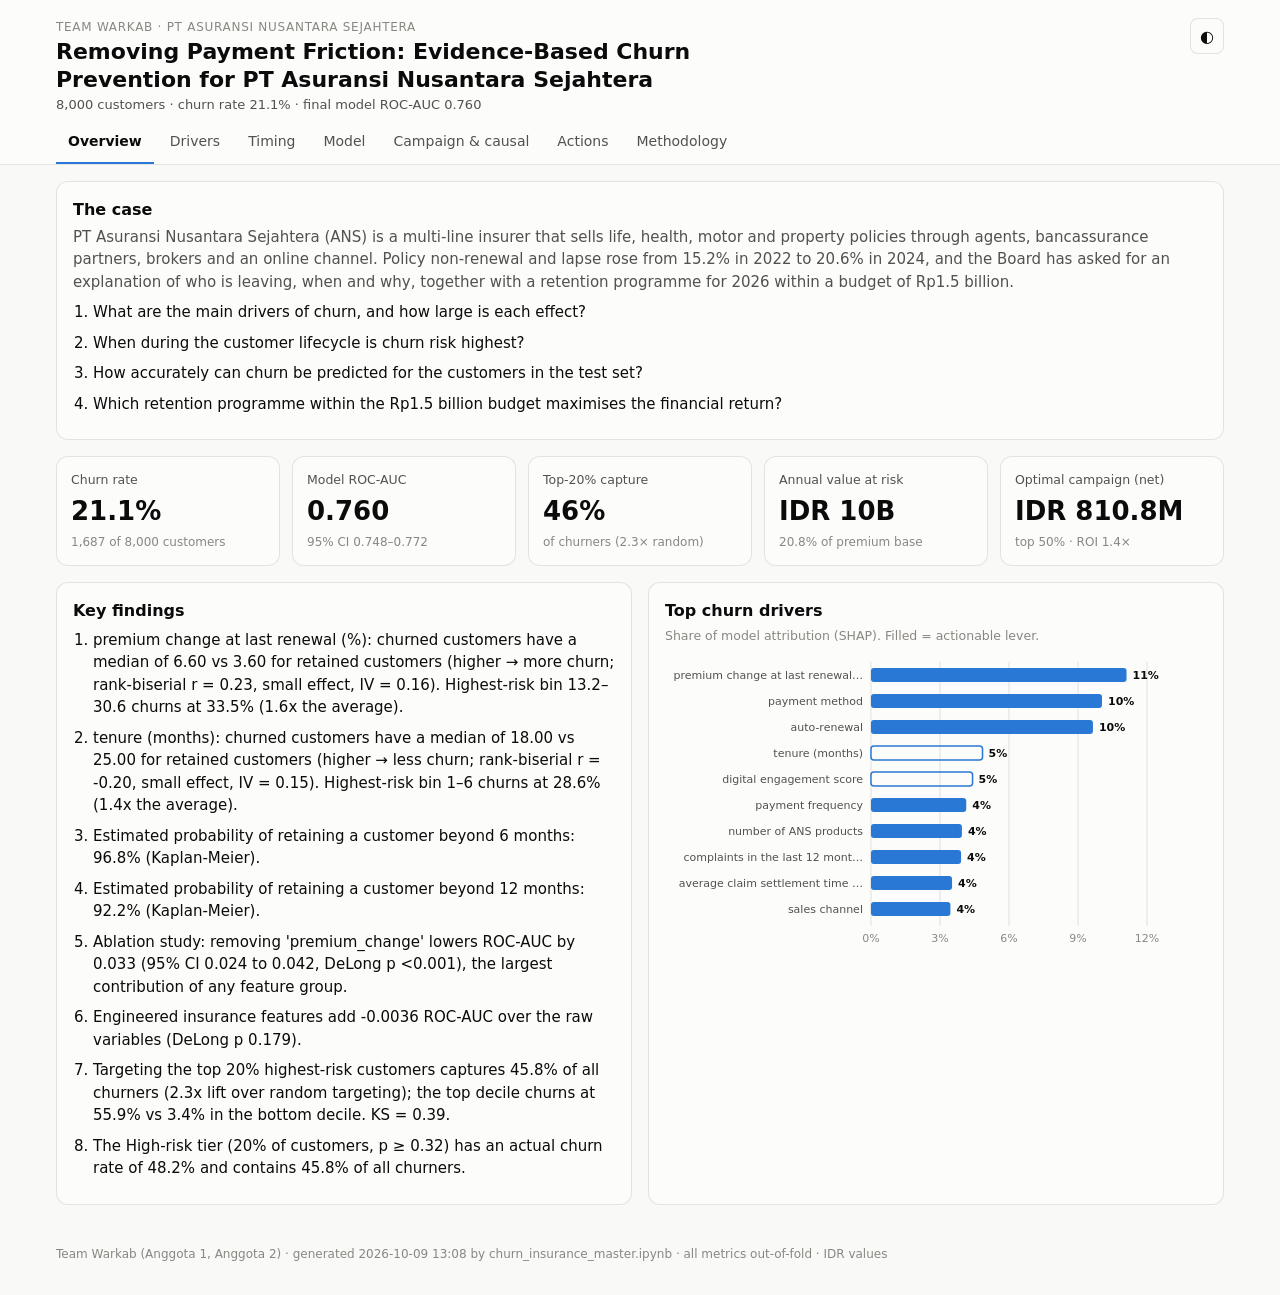
<file: QA/demo_warkab/dashboard/index.html>
<!doctype html>
<html lang="en">
<head>
<meta charset="utf-8">
<meta name="viewport" content="width=device-width, initial-scale=1">
<title>Churn Retention Dashboard</title>
<link rel="stylesheet" href="style.css">
</head>
<body>
<header class="top">
  <div class="top-inner">
    <div>
      <p class="eyebrow" id="eyebrow"></p>
      <h1 id="title">Customer Churn &amp; Retention</h1>
      <p class="sub" id="subtitle"></p>
    </div>
    <button class="theme-btn" id="themeBtn" type="button" aria-label="Toggle dark mode">◐</button>
  </div>
</header>
<nav class="tabs-bar" aria-label="Sections"><div class="tabs" id="tabs" role="tablist"></div></nav>

<main>
  <section id="overview" class="panel">
    <div class="card" id="contextCard" hidden><h2>The case</h2><p id="caseContext" class="ctx"></p><ol id="caseQuestions" class="findings"></ol></div>
    <div class="kpis" id="kpis"></div>
    <div class="grid2">
      <div class="card"><h2>Key findings</h2><ol id="findings" class="findings"></ol></div>
      <div class="card"><h2>Top churn drivers</h2><p class="note">Share of model attribution (SHAP). Filled = actionable lever.</p><div id="driverShare"></div></div>
    </div>
  </section>

  <section id="drivers" class="panel">
    <div class="card">
      <div class="card-head"><h2>Churn rate by driver</h2>
        <label class="ctl">Driver <select id="driverSel"></select></label></div>
      <p class="note">Bars: churn rate per group with 95% CI. Dashed line: overall churn rate.</p>
      <div id="driverChart"></div>
    </div>
    <div class="card"><h2>Evidence matrix</h2><p class="note">A driver is robust when several independent methods agree.</p><div id="evidenceTable" class="tablewrap"></div></div>
    <div class="card"><h2>High-risk segments (decision tree)</h2><div id="segTable" class="tablewrap"></div></div>
  </section>

  <section id="timing" class="panel">
    <div class="grid2">
      <div class="card"><h2>Survival by predicted risk tier</h2><p class="note">Share of customers still active by tenure.</p><div id="kmChart"></div></div>
      <div class="card"><h2>When customers leave</h2><p class="note">Churn hazard by tenure interval.</p><div id="hazardChart"></div></div>
    </div>
  </section>

  <section id="model" class="panel">
    <div class="grid2">
      <div class="card"><h2>Targeting efficiency</h2><p class="note">Cumulative share of churners captured when contacting the highest-risk customers first.</p><div id="gainsChart"></div></div>
      <div class="card"><h2>Model comparison</h2><p class="note">Out-of-fold ROC-AUC with 95% DeLong CI.</p><div id="modelChart"></div></div>
    </div>
    <div class="card"><h2>All models</h2><div id="modelTable" class="tablewrap"></div></div>
  </section>

  <section id="campaign" class="panel">
    <div class="card">
      <div class="card-head"><h2>Retention campaign simulator</h2></div>
      <p class="note">Customers ranked by expected loss (churn probability × value). Move the sliders to test your own assumptions.</p>
      <div class="sliders">
        <label class="ctl">Success rate <input type="range" id="sSucc" min="0.05" max="0.8" step="0.01"><output id="oSucc"></output></label>
        <label class="ctl">Cost per contact <input type="range" id="sCost" min="0" step="1"><output id="oCost"></output></label>
      </div>
      <div class="kpis small" id="campKpis"></div>
      <div id="campChart"></div>
    </div>
    <div class="card"><h2>What works? Causal effect estimates</h2><p class="note">Doubly robust (AIPW) change in churn probability if customers move to the favourable condition; 95% CI.</p><div id="causalChart"></div></div>
  </section>

  <section id="actions" class="panel">
    <div class="card"><h2>Recommendations</h2><div id="recTable" class="tablewrap"></div></div>
    <div class="card"><h2>Churn personas</h2><div id="personaTable" class="tablewrap"></div></div>
    <div class="card">
      <div class="card-head"><h2>Customer action list</h2>
        <label class="ctl">Search <input type="search" id="custSearch" placeholder="ID, tier, quadrant…"></label></div>
      <p class="note" id="custNote"></p>
      <div id="custTable" class="tablewrap tall"></div>
    </div>
  </section>

  <section id="method" class="panel">
    <div class="card"><h2>Methodology &amp; architecture</h2><div id="gallery" class="gallery"></div></div>
  </section>
</main>
<footer class="foot" id="foot"></footer>
<div class="tip" id="tip" role="tooltip" hidden></div>
<script src="data.js"></script>
<script src="app.js"></script>
</body>
</html>
</file>
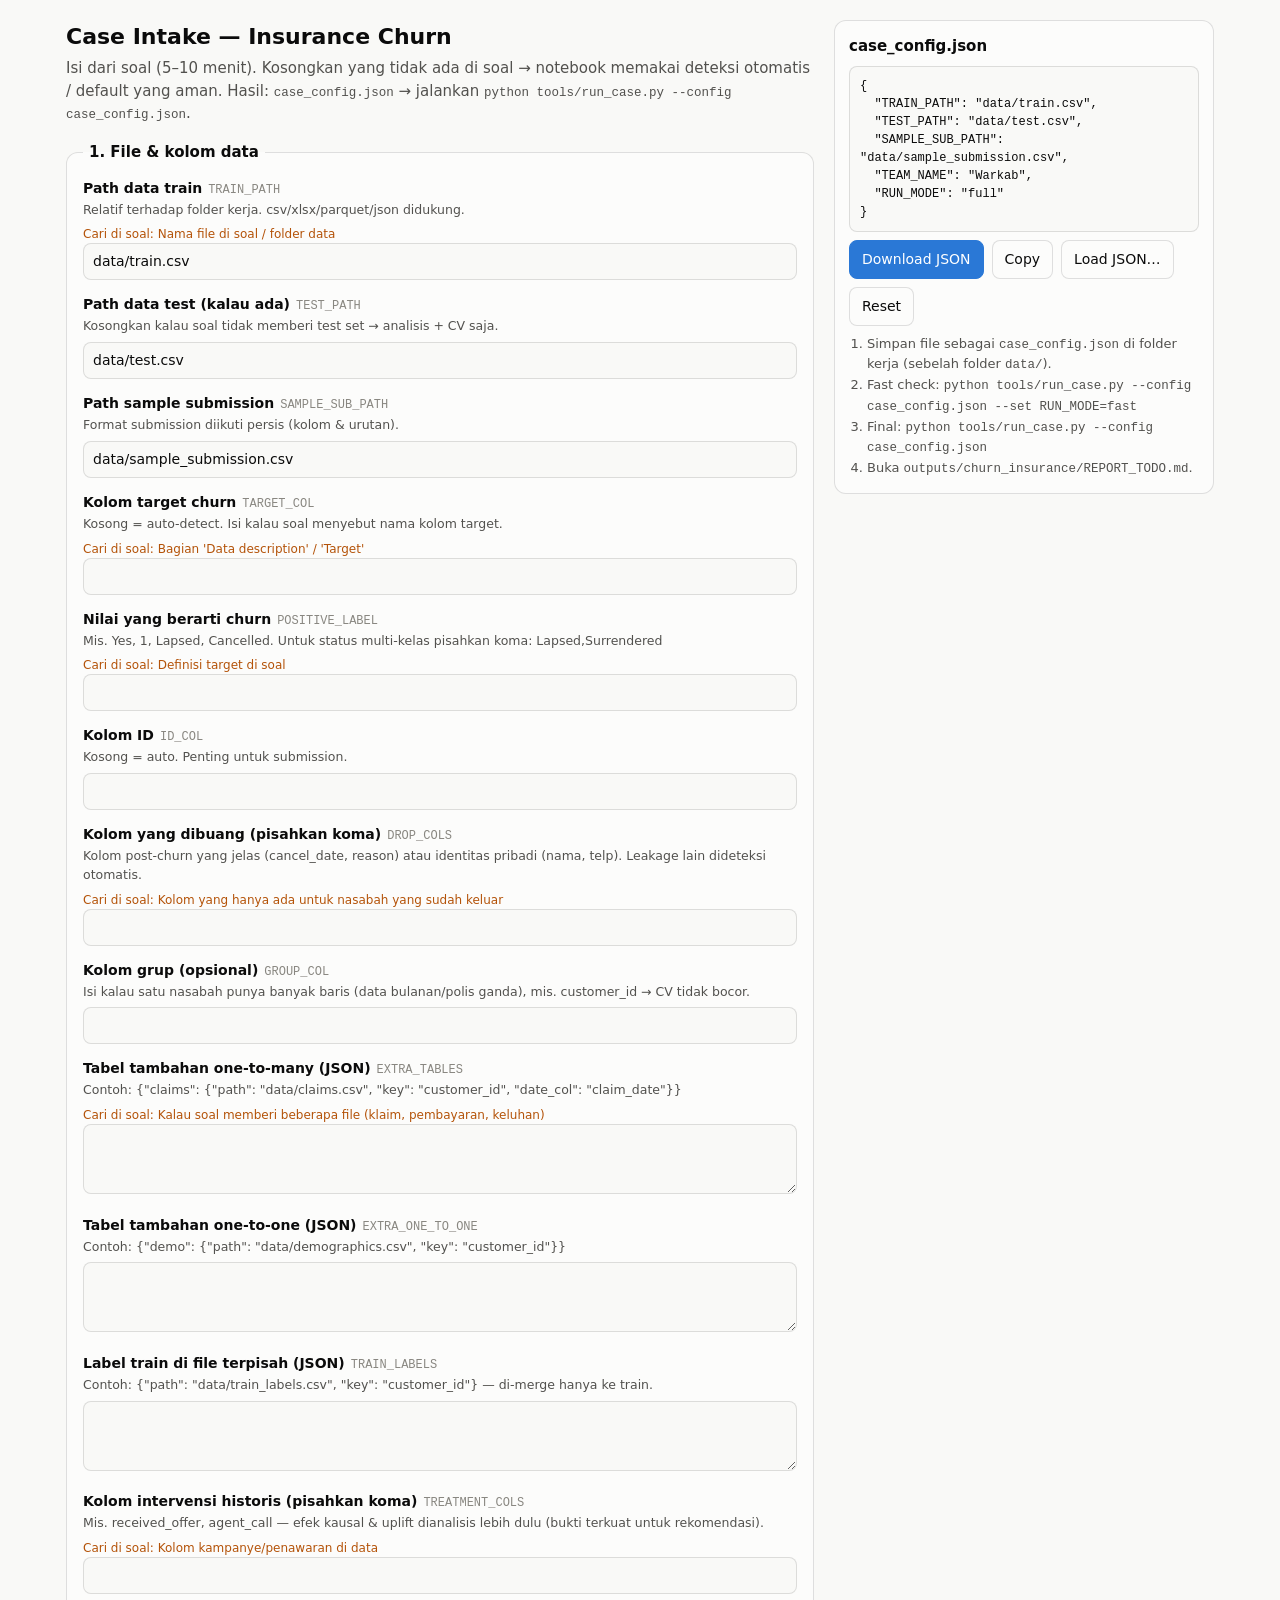
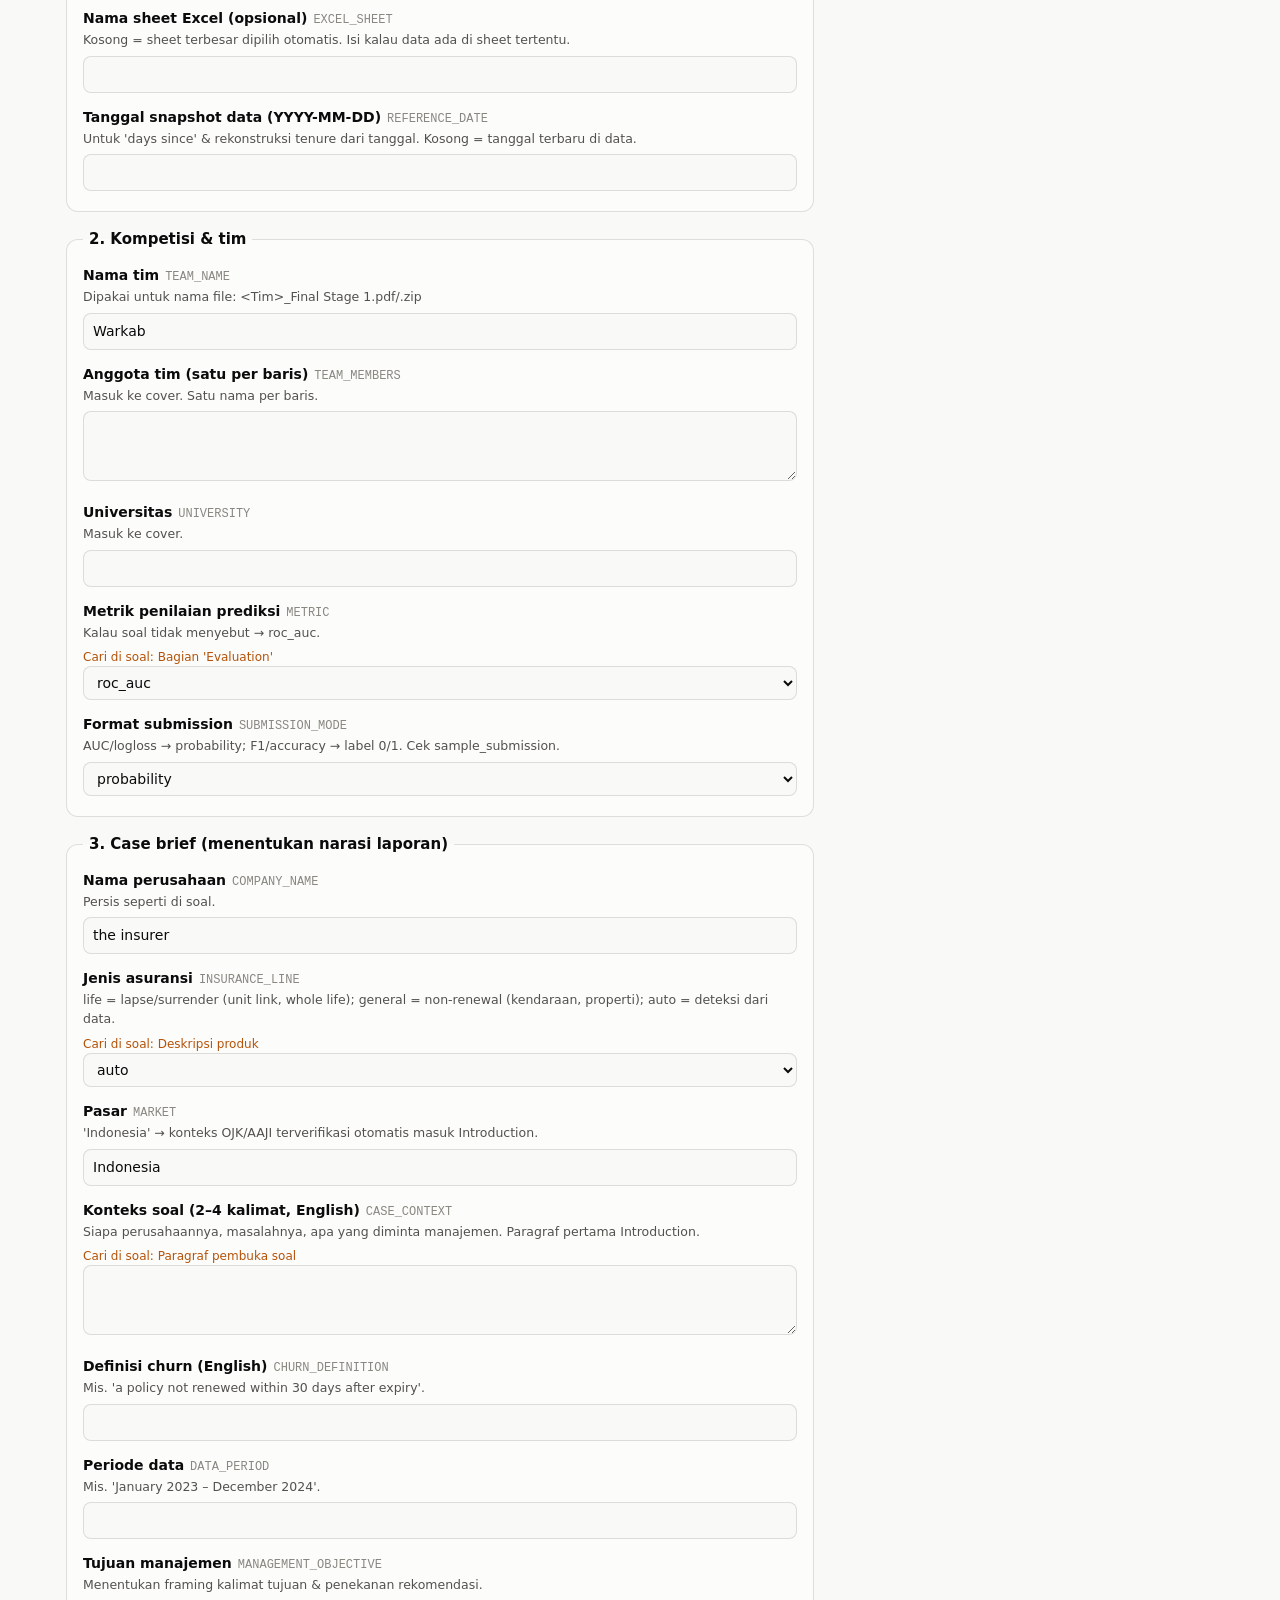
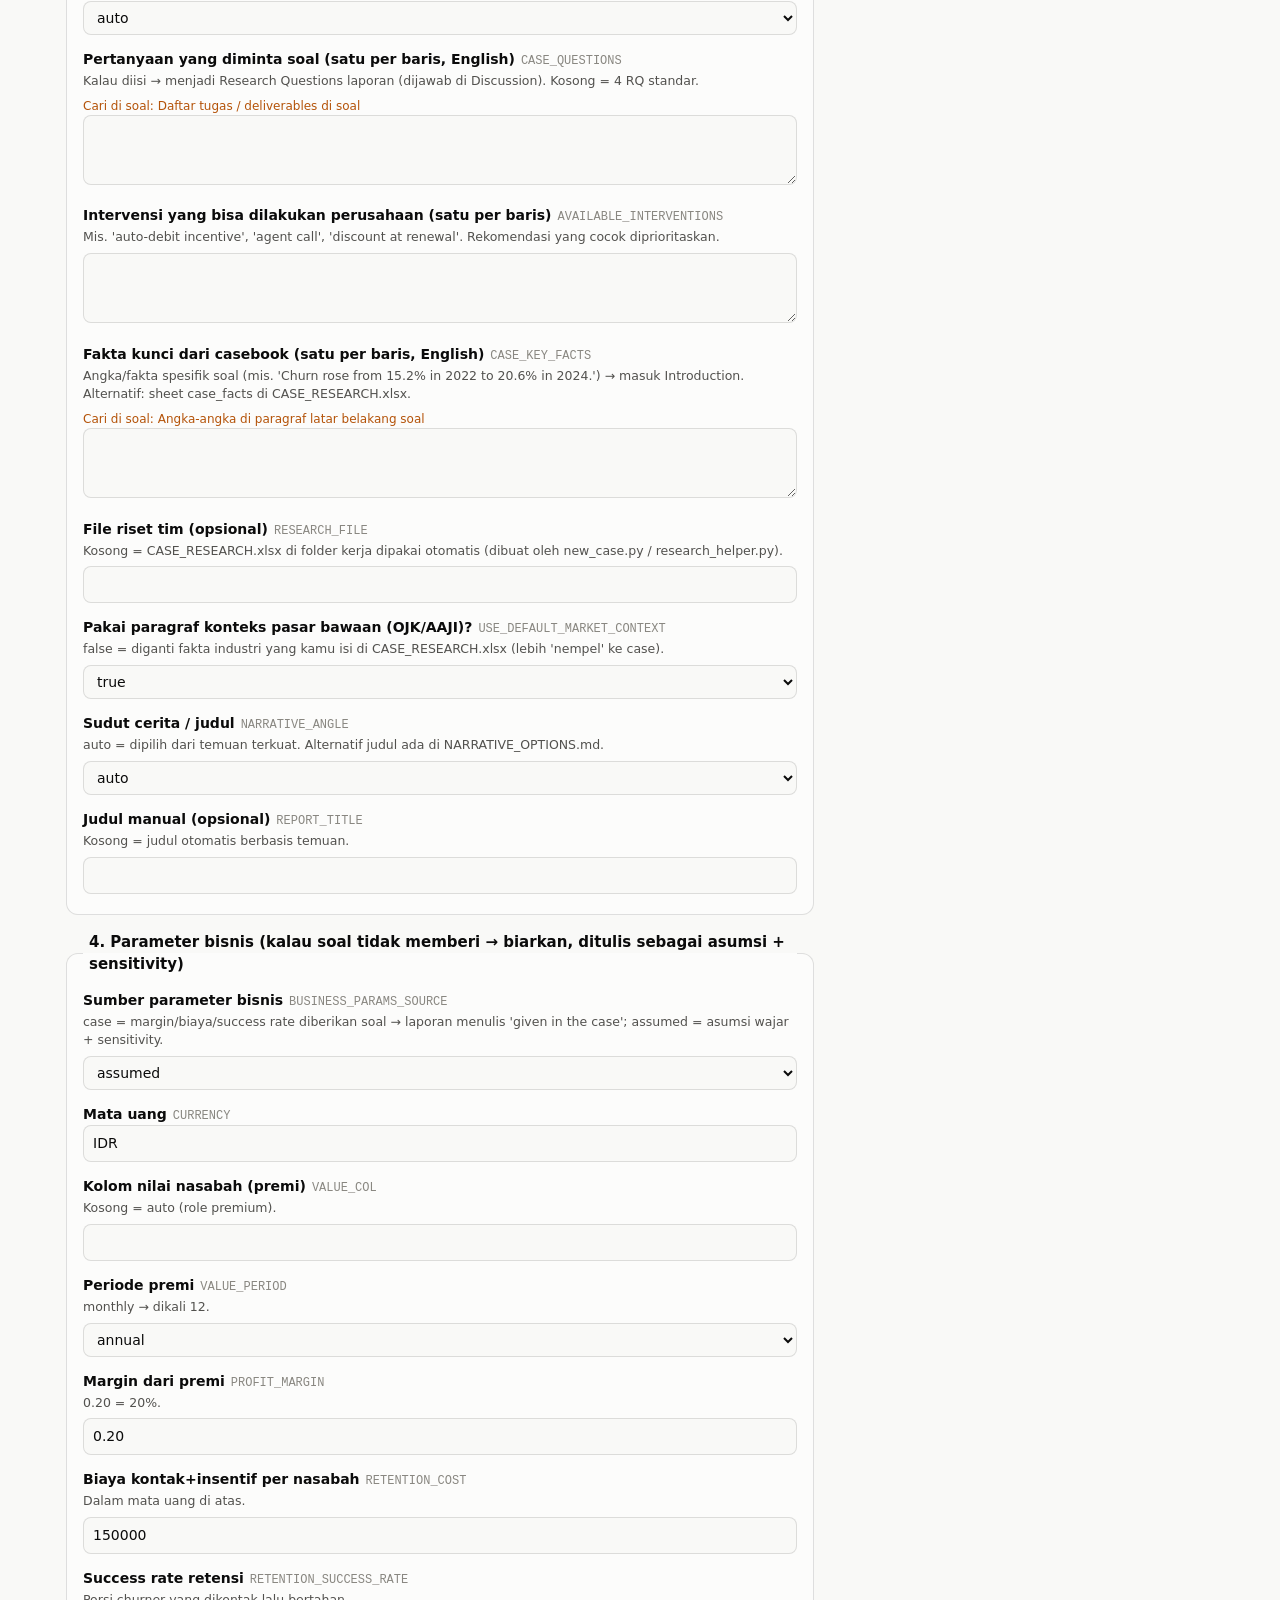
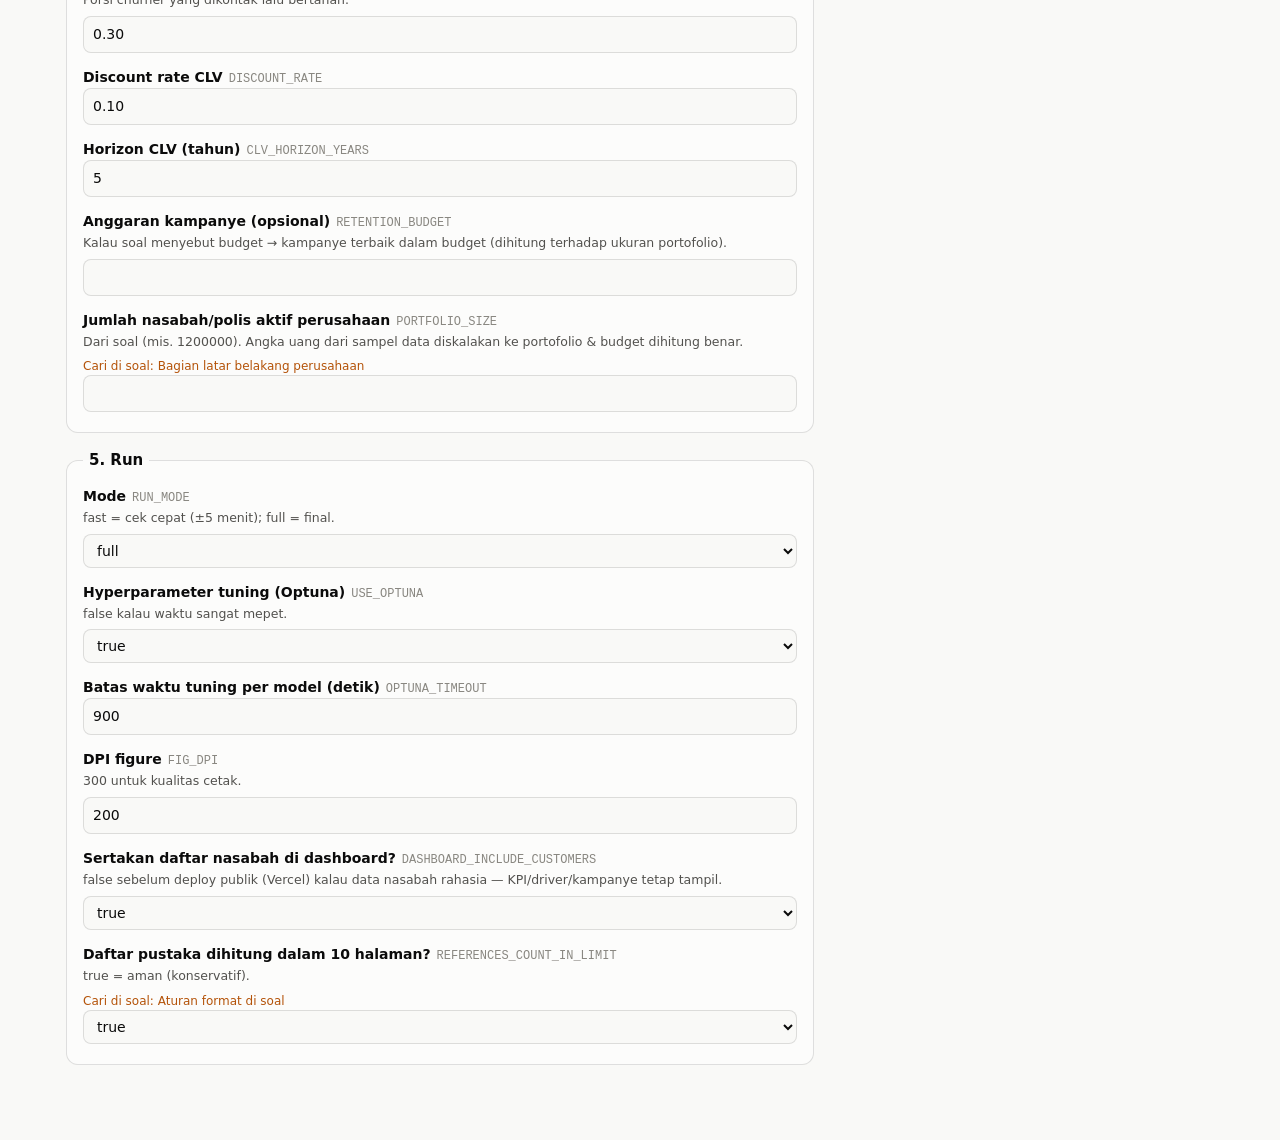
<file: tools/CASE_INTAKE.html>
<!doctype html>
<html lang="id">
<head>
<meta charset="utf-8">
<meta name="viewport" content="width=device-width, initial-scale=1">
<title>Case Intake</title>
<style>
:root { color-scheme: light; --page:#f9f9f7; --surface:#fcfcfb; --ink:#0b0b0b; --ink2:#52514e; --muted:#898781; --ring:rgba(11,11,11,.12); --accent:#2a78d6; --warn:#b45309; }
@media (prefers-color-scheme: dark) { :root:where(:not([data-theme="light"])) { color-scheme: dark; --page:#0d0d0d; --surface:#1a1a19; --ink:#fff; --ink2:#c3c2b7; --muted:#898781; --ring:rgba(255,255,255,.12); --accent:#3987e5; --warn:#f59e0b; } }
:root[data-theme="dark"] { color-scheme: dark; --page:#0d0d0d; --surface:#1a1a19; --ink:#fff; --ink2:#c3c2b7; --muted:#898781; --ring:rgba(255,255,255,.12); --accent:#3987e5; --warn:#f59e0b; }
* { box-sizing: border-box; }
body { margin:0; background:var(--page); color:var(--ink); font:15px/1.5 system-ui,-apple-system,"Segoe UI",sans-serif; }
.wrap { max-width:1180px; margin:0 auto; padding:20px 16px 60px; display:grid; grid-template-columns:minmax(0,1fr) 380px; gap:20px; }
@media (max-width:900px) { .wrap { grid-template-columns:1fr; } }
h1 { font-size:22px; margin:0 0 4px; } .lead { color:var(--ink2); margin:0 0 16px; }
fieldset { border:1px solid var(--ring); border-radius:12px; background:var(--surface); padding:14px 16px 6px; margin:0 0 16px; }
legend { font-weight:650; padding:0 6px; }
.f { margin-bottom:14px; }
.f label { display:block; font-weight:600; font-size:14px; }
.f .key { font-family:ui-monospace,Consolas,monospace; font-size:12px; color:var(--muted); font-weight:400; margin-left:6px; }
.f .help { color:var(--ink2); font-size:12.5px; margin:2px 0 6px; }
.f .where { color:var(--warn); font-size:12px; }
input[type=text], input[type=number], select, textarea { width:100%; font:inherit; font-size:14px; padding:7px 9px; border-radius:8px; border:1px solid var(--ring); background:var(--page); color:var(--ink); }
textarea { min-height:70px; resize:vertical; }
.row2 { display:grid; grid-template-columns:1fr 1fr; gap:12px; }
@media (max-width:600px) { .row2 { grid-template-columns:1fr; } }
aside { position:sticky; top:16px; align-self:start; }
.card { border:1px solid var(--ring); border-radius:12px; background:var(--surface); padding:14px; }
pre { margin:8px 0; max-height:55vh; overflow:auto; font-size:12px; background:var(--page); padding:10px; border-radius:8px; border:1px solid var(--ring); white-space:pre-wrap; word-break:break-word; }
button { font:inherit; font-size:14px; border-radius:8px; border:1px solid var(--ring); background:var(--surface); color:var(--ink); padding:8px 12px; cursor:pointer; }
button.primary { background:var(--accent); color:#fff; border-color:var(--accent); }
.btns { display:flex; gap:8px; flex-wrap:wrap; }
.steps { font-size:13px; color:var(--ink2); padding-left:18px; margin:8px 0 0; }
code { font-family:ui-monospace,Consolas,monospace; font-size:12.5px; overflow-wrap:anywhere; }
html, body { overflow-x:hidden; }
</style>
</head>
<body>
<div class="wrap">
<main>
  <h1>Case Intake — Insurance Churn</h1>
  <p class="lead">Isi dari soal (5–10 menit). Kosongkan yang tidak ada di soal → notebook memakai deteksi otomatis / default yang aman.
  Hasil: <code>case_config.json</code> → jalankan <code>python tools/run_case.py --config case_config.json</code>.</p>
  <form id="form"></form>
</main>
<aside>
  <div class="card">
    <strong>case_config.json</strong>
    <pre id="out"></pre>
    <div class="btns">
      <button class="primary" type="button" id="dl">Download JSON</button>
      <button type="button" id="cp">Copy</button>
      <label><button type="button" id="ldBtn">Load JSON…</button><input type="file" id="ld" accept=".json" hidden></label>
      <button type="button" id="rs">Reset</button>
    </div>
    <ol class="steps">
      <li>Simpan file sebagai <code>case_config.json</code> di folder kerja (sebelah folder <code>data/</code>).</li>
      <li>Fast check: <code>python tools/run_case.py --config case_config.json --set RUN_MODE=fast</code></li>
      <li>Final: <code>python tools/run_case.py --config case_config.json</code></li>
      <li>Buka <code>outputs/churn_insurance/REPORT_TODO.md</code>.</li>
    </ol>
  </div>
</aside>
</div>
<script>
const SECTIONS = [
 ["1. File & kolom data", [
  ["TRAIN_PATH","Path data train","text","data/train.csv","Relatif terhadap folder kerja. csv/xlsx/parquet/json didukung.","Nama file di soal / folder data"],
  ["TEST_PATH","Path data test (kalau ada)","text","data/test.csv","Kosongkan kalau soal tidak memberi test set → analisis + CV saja.",""],
  ["SAMPLE_SUB_PATH","Path sample submission","text","data/sample_submission.csv","Format submission diikuti persis (kolom & urutan).",""],
  ["TARGET_COL","Kolom target churn","text","","Kosong = auto-detect. Isi kalau soal menyebut nama kolom target.","Bagian 'Data description' / 'Target'"],
  ["POSITIVE_LABEL","Nilai yang berarti churn","text","","Mis. Yes, 1, Lapsed, Cancelled. Untuk status multi-kelas pisahkan koma: Lapsed,Surrendered","Definisi target di soal"],
  ["ID_COL","Kolom ID","text","","Kosong = auto. Penting untuk submission.",""],
  ["DROP_COLS","Kolom yang dibuang (pisahkan koma)","list","","Kolom post-churn yang jelas (cancel_date, reason) atau identitas pribadi (nama, telp). Leakage lain dideteksi otomatis.","Kolom yang hanya ada untuk nasabah yang sudah keluar"],
  ["GROUP_COL","Kolom grup (opsional)","text","","Isi kalau satu nasabah punya banyak baris (data bulanan/polis ganda), mis. customer_id → CV tidak bocor.",""],
  ["EXTRA_TABLES","Tabel tambahan one-to-many (JSON)","json","","Contoh: {\"claims\": {\"path\": \"data/claims.csv\", \"key\": \"customer_id\", \"date_col\": \"claim_date\"}}","Kalau soal memberi beberapa file (klaim, pembayaran, keluhan)"],
  ["EXTRA_ONE_TO_ONE","Tabel tambahan one-to-one (JSON)","json","","Contoh: {\"demo\": {\"path\": \"data/demographics.csv\", \"key\": \"customer_id\"}}",""],
  ["TRAIN_LABELS","Label train di file terpisah (JSON)","json","","Contoh: {\"path\": \"data/train_labels.csv\", \"key\": \"customer_id\"} — di-merge hanya ke train.",""],
  ["TREATMENT_COLS","Kolom intervensi historis (pisahkan koma)","list","","Mis. received_offer, agent_call — efek kausal & uplift dianalisis lebih dulu (bukti terkuat untuk rekomendasi).","Kolom kampanye/penawaran di data"],
  ["EXCEL_SHEET","Nama sheet Excel (opsional)","text","","Kosong = sheet terbesar dipilih otomatis. Isi kalau data ada di sheet tertentu.",""],
  ["REFERENCE_DATE","Tanggal snapshot data (YYYY-MM-DD)","text","","Untuk 'days since' & rekonstruksi tenure dari tanggal. Kosong = tanggal terbaru di data.",""],
 ]],
 ["2. Kompetisi & tim", [
  ["TEAM_NAME","Nama tim","text","Warkab","Dipakai untuk nama file: <Tim>_Final Stage 1.pdf/.zip",""],
  ["TEAM_MEMBERS","Anggota tim (satu per baris)","lines","","Masuk ke cover. Satu nama per baris.",""],
  ["UNIVERSITY","Universitas","text","","Masuk ke cover.",""],
  ["METRIC","Metrik penilaian prediksi","select:roc_auc,pr_auc,f1,f2,accuracy,balanced_accuracy,recall,precision,logloss,brier,mcc,kappa,gini","roc_auc","Kalau soal tidak menyebut → roc_auc.","Bagian 'Evaluation'"],
  ["SUBMISSION_MODE","Format submission","select:probability,label","probability","AUC/logloss → probability; F1/accuracy → label 0/1. Cek sample_submission.",""],
 ]],
 ["3. Case brief (menentukan narasi laporan)", [
  ["COMPANY_NAME","Nama perusahaan","text","the insurer","Persis seperti di soal.",""],
  ["INSURANCE_LINE","Jenis asuransi","select:auto,life,general,health","auto","life = lapse/surrender (unit link, whole life); general = non-renewal (kendaraan, properti); auto = deteksi dari data.","Deskripsi produk"],
  ["MARKET","Pasar","text","Indonesia","'Indonesia' → konteks OJK/AAJI terverifikasi otomatis masuk Introduction.",""],
  ["CASE_CONTEXT","Konteks soal (2–4 kalimat, English)","area","","Siapa perusahaannya, masalahnya, apa yang diminta manajemen. Paragraf pertama Introduction.","Paragraf pembuka soal"],
  ["CHURN_DEFINITION","Definisi churn (English)","text","","Mis. 'a policy not renewed within 30 days after expiry'.",""],
  ["DATA_PERIOD","Periode data","text","","Mis. 'January 2023 – December 2024'.",""],
  ["MANAGEMENT_OBJECTIVE","Tujuan manajemen","select:auto,reduce_churn,maximize_profit,understand_drivers,early_warning","auto","Menentukan framing kalimat tujuan & penekanan rekomendasi.",""],
  ["CASE_QUESTIONS","Pertanyaan yang diminta soal (satu per baris, English)","lines","","Kalau diisi → menjadi Research Questions laporan (dijawab di Discussion). Kosong = 4 RQ standar.","Daftar tugas / deliverables di soal"],
  ["AVAILABLE_INTERVENTIONS","Intervensi yang bisa dilakukan perusahaan (satu per baris)","lines","","Mis. 'auto-debit incentive', 'agent call', 'discount at renewal'. Rekomendasi yang cocok diprioritaskan.",""],
  ["CASE_KEY_FACTS","Fakta kunci dari casebook (satu per baris, English)","lines","","Angka/fakta spesifik soal (mis. 'Churn rose from 15.2% in 2022 to 20.6% in 2024.') → masuk Introduction. Alternatif: sheet case_facts di CASE_RESEARCH.xlsx.","Angka-angka di paragraf latar belakang soal"],
  ["RESEARCH_FILE","File riset tim (opsional)","text","","Kosong = CASE_RESEARCH.xlsx di folder kerja dipakai otomatis (dibuat oleh new_case.py / research_helper.py).",""],
  ["USE_DEFAULT_MARKET_CONTEXT","Pakai paragraf konteks pasar bawaan (OJK/AAJI)?","select:true,false","true","false = diganti fakta industri yang kamu isi di CASE_RESEARCH.xlsx (lebih 'nempel' ke case).",""],
  ["NARRATIVE_ANGLE","Sudut cerita / judul","select:auto,lifecycle,payment,price,service,profit","auto","auto = dipilih dari temuan terkuat. Alternatif judul ada di NARRATIVE_OPTIONS.md.",""],
  ["REPORT_TITLE","Judul manual (opsional)","text","","Kosong = judul otomatis berbasis temuan.",""],
 ]],
 ["4. Parameter bisnis (kalau soal tidak memberi → biarkan, ditulis sebagai asumsi + sensitivity)", [
  ["BUSINESS_PARAMS_SOURCE","Sumber parameter bisnis","select:assumed,case","assumed","case = margin/biaya/success rate diberikan soal → laporan menulis 'given in the case'; assumed = asumsi wajar + sensitivity.",""],
  ["CURRENCY","Mata uang","text","IDR","",""],
  ["VALUE_COL","Kolom nilai nasabah (premi)","text","","Kosong = auto (role premium).",""],
  ["VALUE_PERIOD","Periode premi","select:annual,monthly","annual","monthly → dikali 12.",""],
  ["PROFIT_MARGIN","Margin dari premi","number","0.20","0.20 = 20%.",""],
  ["RETENTION_COST","Biaya kontak+insentif per nasabah","number","150000","Dalam mata uang di atas.",""],
  ["RETENTION_SUCCESS_RATE","Success rate retensi","number","0.30","Porsi churner yang dikontak lalu bertahan.",""],
  ["DISCOUNT_RATE","Discount rate CLV","number","0.10","",""],
  ["CLV_HORIZON_YEARS","Horizon CLV (tahun)","number","5","",""],
  ["RETENTION_BUDGET","Anggaran kampanye (opsional)","number","","Kalau soal menyebut budget → kampanye terbaik dalam budget (dihitung terhadap ukuran portofolio).",""],
  ["PORTFOLIO_SIZE","Jumlah nasabah/polis aktif perusahaan","number","","Dari soal (mis. 1200000). Angka uang dari sampel data diskalakan ke portofolio & budget dihitung benar.","Bagian latar belakang perusahaan"],
 ]],
 ["5. Run", [
  ["RUN_MODE","Mode","select:full,fast","full","fast = cek cepat (±5 menit); full = final.",""],
  ["USE_OPTUNA","Hyperparameter tuning (Optuna)","select:true,false","true","false kalau waktu sangat mepet.",""],
  ["OPTUNA_TIMEOUT","Batas waktu tuning per model (detik)","number","900","",""],
  ["FIG_DPI","DPI figure","number","200","300 untuk kualitas cetak.",""],
  ["DASHBOARD_INCLUDE_CUSTOMERS","Sertakan daftar nasabah di dashboard?","select:true,false","true","false sebelum deploy publik (Vercel) kalau data nasabah rahasia — KPI/driver/kampanye tetap tampil.",""],
  ["REFERENCES_COUNT_IN_LIMIT","Daftar pustaka dihitung dalam 10 halaman?","select:true,false","true","true = aman (konservatif).","Aturan format di soal"],
 ]],
];
const DEFAULTS = {};
const form = document.getElementById("form"), out = document.getElementById("out");
SECTIONS.forEach(([title, fields]) => {
  const fs = document.createElement("fieldset"); const lg = document.createElement("legend"); lg.textContent = title; fs.append(lg);
  fields.forEach(([key, label, type, def, help, where]) => {
    DEFAULTS[key] = def;
    const d = document.createElement("div"); d.className = "f";
    const l = document.createElement("label"); l.htmlFor = key; l.textContent = label;
    const k = document.createElement("span"); k.className = "key"; k.textContent = key; l.append(k);
    d.append(l);
    if (help) { const h = document.createElement("div"); h.className = "help"; h.textContent = help; d.append(h); }
    if (where) { const w = document.createElement("div"); w.className = "where"; w.textContent = "Cari di soal: " + where; d.append(w); }
    let inp;
    if (type.startsWith("select:")) { inp = document.createElement("select"); type.slice(7).split(",").forEach((o) => { const op = document.createElement("option"); op.value = o; op.textContent = o; inp.append(op); }); }
    else if (type === "area" || type === "lines" || type === "json") { inp = document.createElement("textarea"); }
    else { inp = document.createElement("input"); inp.type = type === "number" ? "text" : "text"; if (type === "number") inp.inputMode = "decimal"; }
    inp.id = key; inp.dataset.type = type; inp.value = def; inp.addEventListener("input", update);
    d.append(inp); fs.append(d);
  });
  form.append(fs);
});
function collect() {
  const o = {};
  document.querySelectorAll("[data-type]").forEach((inp) => {
    const t = inp.dataset.type, v = inp.value.trim(), k = inp.id;
    if (v === "" ) return;
    if (v === String(DEFAULTS[k]) && !["TRAIN_PATH","TEST_PATH","SAMPLE_SUB_PATH","TEAM_NAME","RUN_MODE"].includes(k)) return;
    if (t === "number") { const n = Number(v.replace(/_/g, "")); if (!isNaN(n)) o[k] = n; }
    else if (t === "list") o[k] = v.split(",").map((s) => s.trim()).filter(Boolean);
    else if (t === "lines") o[k] = v.split("\n").map((s) => s.trim()).filter(Boolean);
    else if (t === "json") { try { o[k] = JSON.parse(v); } catch (e) { o[k] = "⚠ JSON tidak valid"; } }
    else if (v === "true" || v === "false") o[k] = v === "true";
    else if (k === "POSITIVE_LABEL" && v.includes(",")) o[k] = v.split(",").map((s) => s.trim());
    else o[k] = v;
  });
  return o;
}
function update() { const o = collect(); out.textContent = JSON.stringify(o, null, 2); try { localStorage.setItem("case-intake", JSON.stringify(o)); } catch (e) {} }
function load(o) {
  Object.entries(o).forEach(([k, v]) => { const inp = document.getElementById(k); if (!inp) return;
    inp.value = Array.isArray(v) ? (inp.dataset.type === "list" || k === "POSITIVE_LABEL" ? v.join(", ") : v.join("\n")) : (typeof v === "object" && v !== null ? JSON.stringify(v) : String(v)); });
  update();
}
document.getElementById("dl").onclick = () => { const b = new Blob([JSON.stringify(collect(), null, 2)], { type: "application/json" }); const a = document.createElement("a"); a.href = URL.createObjectURL(b); a.download = "case_config.json"; a.click(); };
document.getElementById("cp").onclick = () => navigator.clipboard && navigator.clipboard.writeText(JSON.stringify(collect(), null, 2));
document.getElementById("ldBtn").onclick = () => document.getElementById("ld").click();
document.getElementById("ld").onchange = (e) => { const f = e.target.files[0]; if (!f) return; f.text().then((t) => load(JSON.parse(t.split("\n").filter((l) => !l.trim().startsWith("//")).join("\n")))); };
document.getElementById("rs").onclick = () => { Object.entries(DEFAULTS).forEach(([k, v]) => { document.getElementById(k).value = v; }); update(); };
try { const s = localStorage.getItem("case-intake"); if (s) load(JSON.parse(s)); else update(); } catch (e) { update(); }
</script>
</body>
</html>
</file>
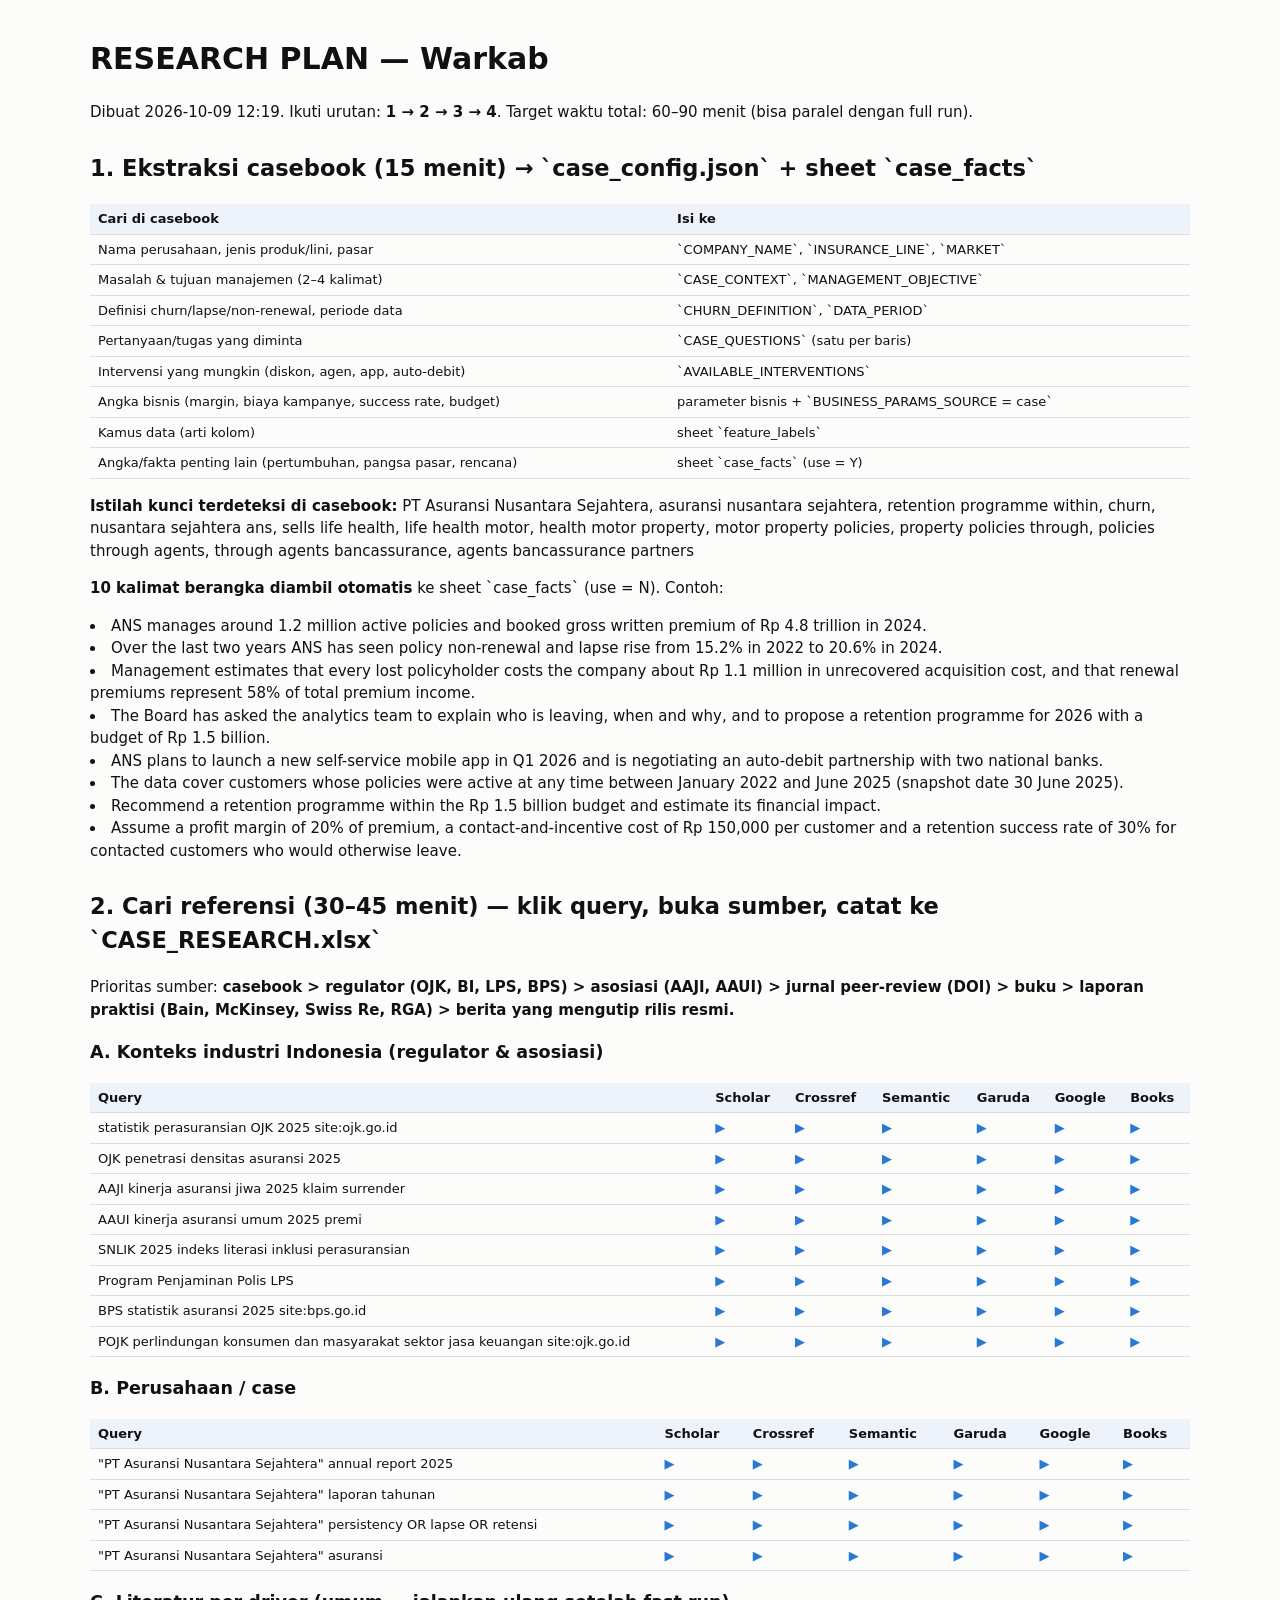
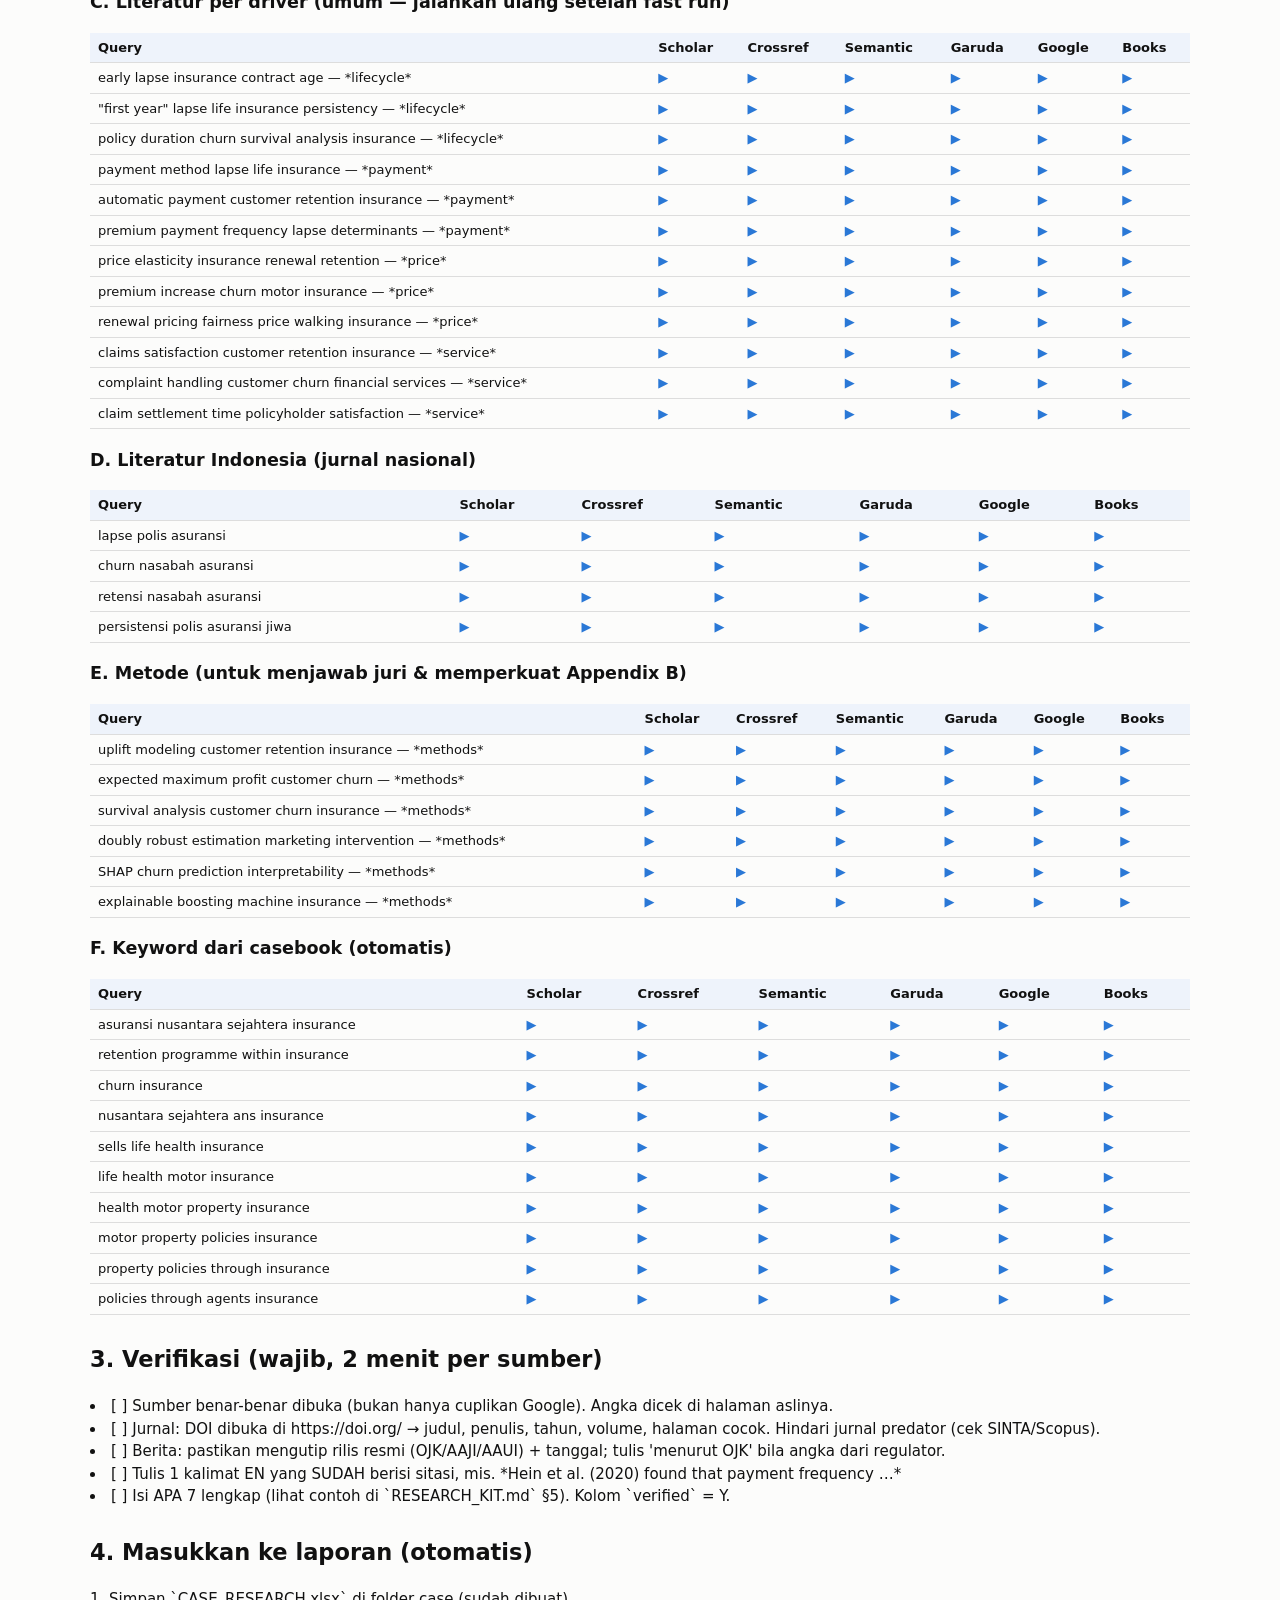
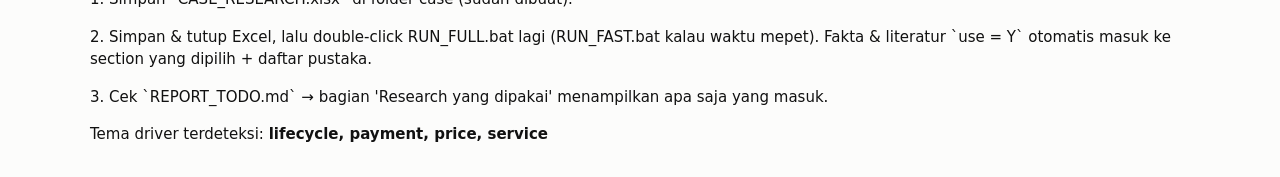
<file: QA/demo_warkab/RESEARCH_PLAN.html>
<!doctype html><html lang='id'><head><meta charset='utf-8'><meta name='viewport' content='width=device-width,initial-scale=1'><title>Research Plan</title><style>body{font:15px/1.5 system-ui,Segoe UI,sans-serif;max-width:1100px;margin:0 auto;padding:16px;background:#fcfcfb;color:#111}table{border-collapse:collapse;width:100%;font-size:13px;margin:6px 0 16px}td,th{border-bottom:1px solid #ddd;padding:5px 8px;text-align:left}th{background:#eef3fb}a{color:#2a78d6;text-decoration:none;font-weight:600}h2{margin-top:28px}@media(prefers-color-scheme:dark){body{background:#1a1a19;color:#eee}th{background:#24324a}td,th{border-color:#333}}</style></head><body><h1>RESEARCH PLAN — Warkab</h1>
<p>Dibuat 2026-10-09 12:19. Ikuti urutan: <b>1 → 2 → 3 → 4</b>. Target waktu total: 60–90 menit (bisa paralel dengan full run).</p>
<h2>1. Ekstraksi casebook (15 menit) → `case_config.json` + sheet `case_facts`</h2>
<table>
<tr><th>Cari di casebook</th><th>Isi ke</th></tr>
<tr><td>Nama perusahaan, jenis produk/lini, pasar</td><td>`COMPANY_NAME`, `INSURANCE_LINE`, `MARKET`</td></tr>
<tr><td>Masalah &amp; tujuan manajemen (2–4 kalimat)</td><td>`CASE_CONTEXT`, `MANAGEMENT_OBJECTIVE`</td></tr>
<tr><td>Definisi churn/lapse/non-renewal, periode data</td><td>`CHURN_DEFINITION`, `DATA_PERIOD`</td></tr>
<tr><td>Pertanyaan/tugas yang diminta</td><td>`CASE_QUESTIONS` (satu per baris)</td></tr>
<tr><td>Intervensi yang mungkin (diskon, agen, app, auto-debit)</td><td>`AVAILABLE_INTERVENTIONS`</td></tr>
<tr><td>Angka bisnis (margin, biaya kampanye, success rate, budget)</td><td>parameter bisnis + `BUSINESS_PARAMS_SOURCE = case`</td></tr>
<tr><td>Kamus data (arti kolom)</td><td>sheet `feature_labels`</td></tr>
<tr><td>Angka/fakta penting lain (pertumbuhan, pangsa pasar, rencana)</td><td>sheet `case_facts` (use = Y)</td></tr>
</table>
<p><b>Istilah kunci terdeteksi di casebook:</b> PT Asuransi Nusantara Sejahtera, asuransi nusantara sejahtera, retention programme within, churn, nusantara sejahtera ans, sells life health, life health motor, health motor property, motor property policies, property policies through, policies through agents, through agents bancassurance, agents bancassurance partners</p>
<p><b>10 kalimat berangka diambil otomatis</b> ke sheet `case_facts` (use = N). Contoh:</p>
<li>ANS manages around 1.2 million active policies and booked gross written premium of Rp 4.8 trillion in 2024.</li>
<li>Over the last two years ANS has seen policy non-renewal and lapse rise from 15.2% in 2022 to 20.6% in 2024.</li>
<li>Management estimates that every lost policyholder costs the company about Rp 1.1 million in unrecovered acquisition cost, and that renewal premiums represent 58% of total premium income.</li>
<li>The Board has asked the analytics team to explain who is leaving, when and why, and to propose a retention programme for 2026 with a budget of Rp 1.5 billion.</li>
<li>ANS plans to launch a new self-service mobile app in Q1 2026 and is negotiating an auto-debit partnership with two national banks.</li>
<li>The data cover customers whose policies were active at any time between January 2022 and June 2025 (snapshot date 30 June 2025).</li>
<li>Recommend a retention programme within the Rp 1.5 billion budget and estimate its financial impact.</li>
<li>Assume a profit margin of 20% of premium, a contact-and-incentive cost of Rp 150,000 per customer and a retention success rate of 30% for contacted customers who would otherwise leave.</li>
<h2>2. Cari referensi (30–45 menit) — klik query, buka sumber, catat ke `CASE_RESEARCH.xlsx`</h2>
<p>Prioritas sumber: <b>casebook &gt; regulator (OJK, BI, LPS, BPS) &gt; asosiasi (AAJI, AAUI) &gt; jurnal peer-review (DOI) &gt; buku &gt; laporan praktisi (Bain, McKinsey, Swiss Re, RGA) &gt; berita yang mengutip rilis resmi.</b></p>
<h3>A. Konteks industri Indonesia (regulator &amp; asosiasi)</h3>
<table>
<tr><th>Query</th><th>Scholar</th><th>Crossref</th><th>Semantic</th><th>Garuda</th><th>Google</th><th>Books</th></tr>
<tr><td>statistik perasuransian OJK 2025 site:ojk.go.id</td><td><a href="https://scholar.google.com/scholar?q=statistik+perasuransian+OJK+2025+site%3Aojk.go.id&as_ylo=2012" target="_blank" rel="noopener">▶</a></td><td><a href="https://search.crossref.org/search/works?q=statistik+perasuransian+OJK+2025+site%3Aojk.go.id&from_ui=yes" target="_blank" rel="noopener">▶</a></td><td><a href="https://www.semanticscholar.org/search?q=statistik+perasuransian+OJK+2025+site%3Aojk.go.id" target="_blank" rel="noopener">▶</a></td><td><a href="https://garuda.kemdikbud.go.id/documents?search=statistik+perasuransian+OJK+2025+site%3Aojk.go.id" target="_blank" rel="noopener">▶</a></td><td><a href="https://www.google.com/search?q=statistik+perasuransian+OJK+2025+site%3Aojk.go.id" target="_blank" rel="noopener">▶</a></td><td><a href="https://www.google.com/search?tbm=bks&q=statistik+perasuransian+OJK+2025+site%3Aojk.go.id" target="_blank" rel="noopener">▶</a></td></tr>
<tr><td>OJK penetrasi densitas asuransi 2025</td><td><a href="https://scholar.google.com/scholar?q=OJK+penetrasi+densitas+asuransi+2025&as_ylo=2012" target="_blank" rel="noopener">▶</a></td><td><a href="https://search.crossref.org/search/works?q=OJK+penetrasi+densitas+asuransi+2025&from_ui=yes" target="_blank" rel="noopener">▶</a></td><td><a href="https://www.semanticscholar.org/search?q=OJK+penetrasi+densitas+asuransi+2025" target="_blank" rel="noopener">▶</a></td><td><a href="https://garuda.kemdikbud.go.id/documents?search=OJK+penetrasi+densitas+asuransi+2025" target="_blank" rel="noopener">▶</a></td><td><a href="https://www.google.com/search?q=OJK+penetrasi+densitas+asuransi+2025" target="_blank" rel="noopener">▶</a></td><td><a href="https://www.google.com/search?tbm=bks&q=OJK+penetrasi+densitas+asuransi+2025" target="_blank" rel="noopener">▶</a></td></tr>
<tr><td>AAJI kinerja asuransi jiwa 2025 klaim surrender</td><td><a href="https://scholar.google.com/scholar?q=AAJI+kinerja+asuransi+jiwa+2025+klaim+surrender&as_ylo=2012" target="_blank" rel="noopener">▶</a></td><td><a href="https://search.crossref.org/search/works?q=AAJI+kinerja+asuransi+jiwa+2025+klaim+surrender&from_ui=yes" target="_blank" rel="noopener">▶</a></td><td><a href="https://www.semanticscholar.org/search?q=AAJI+kinerja+asuransi+jiwa+2025+klaim+surrender" target="_blank" rel="noopener">▶</a></td><td><a href="https://garuda.kemdikbud.go.id/documents?search=AAJI+kinerja+asuransi+jiwa+2025+klaim+surrender" target="_blank" rel="noopener">▶</a></td><td><a href="https://www.google.com/search?q=AAJI+kinerja+asuransi+jiwa+2025+klaim+surrender" target="_blank" rel="noopener">▶</a></td><td><a href="https://www.google.com/search?tbm=bks&q=AAJI+kinerja+asuransi+jiwa+2025+klaim+surrender" target="_blank" rel="noopener">▶</a></td></tr>
<tr><td>AAUI kinerja asuransi umum 2025 premi</td><td><a href="https://scholar.google.com/scholar?q=AAUI+kinerja+asuransi+umum+2025+premi&as_ylo=2012" target="_blank" rel="noopener">▶</a></td><td><a href="https://search.crossref.org/search/works?q=AAUI+kinerja+asuransi+umum+2025+premi&from_ui=yes" target="_blank" rel="noopener">▶</a></td><td><a href="https://www.semanticscholar.org/search?q=AAUI+kinerja+asuransi+umum+2025+premi" target="_blank" rel="noopener">▶</a></td><td><a href="https://garuda.kemdikbud.go.id/documents?search=AAUI+kinerja+asuransi+umum+2025+premi" target="_blank" rel="noopener">▶</a></td><td><a href="https://www.google.com/search?q=AAUI+kinerja+asuransi+umum+2025+premi" target="_blank" rel="noopener">▶</a></td><td><a href="https://www.google.com/search?tbm=bks&q=AAUI+kinerja+asuransi+umum+2025+premi" target="_blank" rel="noopener">▶</a></td></tr>
<tr><td>SNLIK 2025 indeks literasi inklusi perasuransian</td><td><a href="https://scholar.google.com/scholar?q=SNLIK+2025+indeks+literasi+inklusi+perasuransian&as_ylo=2012" target="_blank" rel="noopener">▶</a></td><td><a href="https://search.crossref.org/search/works?q=SNLIK+2025+indeks+literasi+inklusi+perasuransian&from_ui=yes" target="_blank" rel="noopener">▶</a></td><td><a href="https://www.semanticscholar.org/search?q=SNLIK+2025+indeks+literasi+inklusi+perasuransian" target="_blank" rel="noopener">▶</a></td><td><a href="https://garuda.kemdikbud.go.id/documents?search=SNLIK+2025+indeks+literasi+inklusi+perasuransian" target="_blank" rel="noopener">▶</a></td><td><a href="https://www.google.com/search?q=SNLIK+2025+indeks+literasi+inklusi+perasuransian" target="_blank" rel="noopener">▶</a></td><td><a href="https://www.google.com/search?tbm=bks&q=SNLIK+2025+indeks+literasi+inklusi+perasuransian" target="_blank" rel="noopener">▶</a></td></tr>
<tr><td>Program Penjaminan Polis LPS</td><td><a href="https://scholar.google.com/scholar?q=Program+Penjaminan+Polis+LPS&as_ylo=2012" target="_blank" rel="noopener">▶</a></td><td><a href="https://search.crossref.org/search/works?q=Program+Penjaminan+Polis+LPS&from_ui=yes" target="_blank" rel="noopener">▶</a></td><td><a href="https://www.semanticscholar.org/search?q=Program+Penjaminan+Polis+LPS" target="_blank" rel="noopener">▶</a></td><td><a href="https://garuda.kemdikbud.go.id/documents?search=Program+Penjaminan+Polis+LPS" target="_blank" rel="noopener">▶</a></td><td><a href="https://www.google.com/search?q=Program+Penjaminan+Polis+LPS" target="_blank" rel="noopener">▶</a></td><td><a href="https://www.google.com/search?tbm=bks&q=Program+Penjaminan+Polis+LPS" target="_blank" rel="noopener">▶</a></td></tr>
<tr><td>BPS statistik asuransi 2025 site:bps.go.id</td><td><a href="https://scholar.google.com/scholar?q=BPS+statistik+asuransi+2025+site%3Abps.go.id&as_ylo=2012" target="_blank" rel="noopener">▶</a></td><td><a href="https://search.crossref.org/search/works?q=BPS+statistik+asuransi+2025+site%3Abps.go.id&from_ui=yes" target="_blank" rel="noopener">▶</a></td><td><a href="https://www.semanticscholar.org/search?q=BPS+statistik+asuransi+2025+site%3Abps.go.id" target="_blank" rel="noopener">▶</a></td><td><a href="https://garuda.kemdikbud.go.id/documents?search=BPS+statistik+asuransi+2025+site%3Abps.go.id" target="_blank" rel="noopener">▶</a></td><td><a href="https://www.google.com/search?q=BPS+statistik+asuransi+2025+site%3Abps.go.id" target="_blank" rel="noopener">▶</a></td><td><a href="https://www.google.com/search?tbm=bks&q=BPS+statistik+asuransi+2025+site%3Abps.go.id" target="_blank" rel="noopener">▶</a></td></tr>
<tr><td>POJK perlindungan konsumen dan masyarakat sektor jasa keuangan site:ojk.go.id</td><td><a href="https://scholar.google.com/scholar?q=POJK+perlindungan+konsumen+dan+masyarakat+sektor+jasa+keuangan+site%3Aojk.go.id&as_ylo=2012" target="_blank" rel="noopener">▶</a></td><td><a href="https://search.crossref.org/search/works?q=POJK+perlindungan+konsumen+dan+masyarakat+sektor+jasa+keuangan+site%3Aojk.go.id&from_ui=yes" target="_blank" rel="noopener">▶</a></td><td><a href="https://www.semanticscholar.org/search?q=POJK+perlindungan+konsumen+dan+masyarakat+sektor+jasa+keuangan+site%3Aojk.go.id" target="_blank" rel="noopener">▶</a></td><td><a href="https://garuda.kemdikbud.go.id/documents?search=POJK+perlindungan+konsumen+dan+masyarakat+sektor+jasa+keuangan+site%3Aojk.go.id" target="_blank" rel="noopener">▶</a></td><td><a href="https://www.google.com/search?q=POJK+perlindungan+konsumen+dan+masyarakat+sektor+jasa+keuangan+site%3Aojk.go.id" target="_blank" rel="noopener">▶</a></td><td><a href="https://www.google.com/search?tbm=bks&q=POJK+perlindungan+konsumen+dan+masyarakat+sektor+jasa+keuangan+site%3Aojk.go.id" target="_blank" rel="noopener">▶</a></td></tr>
</table>
<h3>B. Perusahaan / case</h3>
<table>
<tr><th>Query</th><th>Scholar</th><th>Crossref</th><th>Semantic</th><th>Garuda</th><th>Google</th><th>Books</th></tr>
<tr><td>&quot;PT Asuransi Nusantara Sejahtera&quot; annual report 2025</td><td><a href="https://scholar.google.com/scholar?q=%22PT+Asuransi+Nusantara+Sejahtera%22+annual+report+2025&as_ylo=2012" target="_blank" rel="noopener">▶</a></td><td><a href="https://search.crossref.org/search/works?q=%22PT+Asuransi+Nusantara+Sejahtera%22+annual+report+2025&from_ui=yes" target="_blank" rel="noopener">▶</a></td><td><a href="https://www.semanticscholar.org/search?q=%22PT+Asuransi+Nusantara+Sejahtera%22+annual+report+2025" target="_blank" rel="noopener">▶</a></td><td><a href="https://garuda.kemdikbud.go.id/documents?search=%22PT+Asuransi+Nusantara+Sejahtera%22+annual+report+2025" target="_blank" rel="noopener">▶</a></td><td><a href="https://www.google.com/search?q=%22PT+Asuransi+Nusantara+Sejahtera%22+annual+report+2025" target="_blank" rel="noopener">▶</a></td><td><a href="https://www.google.com/search?tbm=bks&q=%22PT+Asuransi+Nusantara+Sejahtera%22+annual+report+2025" target="_blank" rel="noopener">▶</a></td></tr>
<tr><td>&quot;PT Asuransi Nusantara Sejahtera&quot; laporan tahunan</td><td><a href="https://scholar.google.com/scholar?q=%22PT+Asuransi+Nusantara+Sejahtera%22+laporan+tahunan&as_ylo=2012" target="_blank" rel="noopener">▶</a></td><td><a href="https://search.crossref.org/search/works?q=%22PT+Asuransi+Nusantara+Sejahtera%22+laporan+tahunan&from_ui=yes" target="_blank" rel="noopener">▶</a></td><td><a href="https://www.semanticscholar.org/search?q=%22PT+Asuransi+Nusantara+Sejahtera%22+laporan+tahunan" target="_blank" rel="noopener">▶</a></td><td><a href="https://garuda.kemdikbud.go.id/documents?search=%22PT+Asuransi+Nusantara+Sejahtera%22+laporan+tahunan" target="_blank" rel="noopener">▶</a></td><td><a href="https://www.google.com/search?q=%22PT+Asuransi+Nusantara+Sejahtera%22+laporan+tahunan" target="_blank" rel="noopener">▶</a></td><td><a href="https://www.google.com/search?tbm=bks&q=%22PT+Asuransi+Nusantara+Sejahtera%22+laporan+tahunan" target="_blank" rel="noopener">▶</a></td></tr>
<tr><td>&quot;PT Asuransi Nusantara Sejahtera&quot; persistency OR lapse OR retensi</td><td><a href="https://scholar.google.com/scholar?q=%22PT+Asuransi+Nusantara+Sejahtera%22+persistency+OR+lapse+OR+retensi&as_ylo=2012" target="_blank" rel="noopener">▶</a></td><td><a href="https://search.crossref.org/search/works?q=%22PT+Asuransi+Nusantara+Sejahtera%22+persistency+OR+lapse+OR+retensi&from_ui=yes" target="_blank" rel="noopener">▶</a></td><td><a href="https://www.semanticscholar.org/search?q=%22PT+Asuransi+Nusantara+Sejahtera%22+persistency+OR+lapse+OR+retensi" target="_blank" rel="noopener">▶</a></td><td><a href="https://garuda.kemdikbud.go.id/documents?search=%22PT+Asuransi+Nusantara+Sejahtera%22+persistency+OR+lapse+OR+retensi" target="_blank" rel="noopener">▶</a></td><td><a href="https://www.google.com/search?q=%22PT+Asuransi+Nusantara+Sejahtera%22+persistency+OR+lapse+OR+retensi" target="_blank" rel="noopener">▶</a></td><td><a href="https://www.google.com/search?tbm=bks&q=%22PT+Asuransi+Nusantara+Sejahtera%22+persistency+OR+lapse+OR+retensi" target="_blank" rel="noopener">▶</a></td></tr>
<tr><td>&quot;PT Asuransi Nusantara Sejahtera&quot; asuransi</td><td><a href="https://scholar.google.com/scholar?q=%22PT+Asuransi+Nusantara+Sejahtera%22+asuransi&as_ylo=2012" target="_blank" rel="noopener">▶</a></td><td><a href="https://search.crossref.org/search/works?q=%22PT+Asuransi+Nusantara+Sejahtera%22+asuransi&from_ui=yes" target="_blank" rel="noopener">▶</a></td><td><a href="https://www.semanticscholar.org/search?q=%22PT+Asuransi+Nusantara+Sejahtera%22+asuransi" target="_blank" rel="noopener">▶</a></td><td><a href="https://garuda.kemdikbud.go.id/documents?search=%22PT+Asuransi+Nusantara+Sejahtera%22+asuransi" target="_blank" rel="noopener">▶</a></td><td><a href="https://www.google.com/search?q=%22PT+Asuransi+Nusantara+Sejahtera%22+asuransi" target="_blank" rel="noopener">▶</a></td><td><a href="https://www.google.com/search?tbm=bks&q=%22PT+Asuransi+Nusantara+Sejahtera%22+asuransi" target="_blank" rel="noopener">▶</a></td></tr>
</table>
<h3>C. Literatur per driver (umum — jalankan ulang setelah fast run)</h3>
<table>
<tr><th>Query</th><th>Scholar</th><th>Crossref</th><th>Semantic</th><th>Garuda</th><th>Google</th><th>Books</th></tr>
<tr><td>early lapse insurance contract age — *lifecycle*</td><td><a href="https://scholar.google.com/scholar?q=early+lapse+insurance+contract+age&as_ylo=2012" target="_blank" rel="noopener">▶</a></td><td><a href="https://search.crossref.org/search/works?q=early+lapse+insurance+contract+age&from_ui=yes" target="_blank" rel="noopener">▶</a></td><td><a href="https://www.semanticscholar.org/search?q=early+lapse+insurance+contract+age" target="_blank" rel="noopener">▶</a></td><td><a href="https://garuda.kemdikbud.go.id/documents?search=early+lapse+insurance+contract+age" target="_blank" rel="noopener">▶</a></td><td><a href="https://www.google.com/search?q=early+lapse+insurance+contract+age" target="_blank" rel="noopener">▶</a></td><td><a href="https://www.google.com/search?tbm=bks&q=early+lapse+insurance+contract+age" target="_blank" rel="noopener">▶</a></td></tr>
<tr><td>&quot;first year&quot; lapse life insurance persistency — *lifecycle*</td><td><a href="https://scholar.google.com/scholar?q=%22first+year%22+lapse+life+insurance+persistency&as_ylo=2012" target="_blank" rel="noopener">▶</a></td><td><a href="https://search.crossref.org/search/works?q=%22first+year%22+lapse+life+insurance+persistency&from_ui=yes" target="_blank" rel="noopener">▶</a></td><td><a href="https://www.semanticscholar.org/search?q=%22first+year%22+lapse+life+insurance+persistency" target="_blank" rel="noopener">▶</a></td><td><a href="https://garuda.kemdikbud.go.id/documents?search=%22first+year%22+lapse+life+insurance+persistency" target="_blank" rel="noopener">▶</a></td><td><a href="https://www.google.com/search?q=%22first+year%22+lapse+life+insurance+persistency" target="_blank" rel="noopener">▶</a></td><td><a href="https://www.google.com/search?tbm=bks&q=%22first+year%22+lapse+life+insurance+persistency" target="_blank" rel="noopener">▶</a></td></tr>
<tr><td>policy duration churn survival analysis insurance — *lifecycle*</td><td><a href="https://scholar.google.com/scholar?q=policy+duration+churn+survival+analysis+insurance&as_ylo=2012" target="_blank" rel="noopener">▶</a></td><td><a href="https://search.crossref.org/search/works?q=policy+duration+churn+survival+analysis+insurance&from_ui=yes" target="_blank" rel="noopener">▶</a></td><td><a href="https://www.semanticscholar.org/search?q=policy+duration+churn+survival+analysis+insurance" target="_blank" rel="noopener">▶</a></td><td><a href="https://garuda.kemdikbud.go.id/documents?search=policy+duration+churn+survival+analysis+insurance" target="_blank" rel="noopener">▶</a></td><td><a href="https://www.google.com/search?q=policy+duration+churn+survival+analysis+insurance" target="_blank" rel="noopener">▶</a></td><td><a href="https://www.google.com/search?tbm=bks&q=policy+duration+churn+survival+analysis+insurance" target="_blank" rel="noopener">▶</a></td></tr>
<tr><td>payment method lapse life insurance — *payment*</td><td><a href="https://scholar.google.com/scholar?q=payment+method+lapse+life+insurance&as_ylo=2012" target="_blank" rel="noopener">▶</a></td><td><a href="https://search.crossref.org/search/works?q=payment+method+lapse+life+insurance&from_ui=yes" target="_blank" rel="noopener">▶</a></td><td><a href="https://www.semanticscholar.org/search?q=payment+method+lapse+life+insurance" target="_blank" rel="noopener">▶</a></td><td><a href="https://garuda.kemdikbud.go.id/documents?search=payment+method+lapse+life+insurance" target="_blank" rel="noopener">▶</a></td><td><a href="https://www.google.com/search?q=payment+method+lapse+life+insurance" target="_blank" rel="noopener">▶</a></td><td><a href="https://www.google.com/search?tbm=bks&q=payment+method+lapse+life+insurance" target="_blank" rel="noopener">▶</a></td></tr>
<tr><td>automatic payment customer retention insurance — *payment*</td><td><a href="https://scholar.google.com/scholar?q=automatic+payment+customer+retention+insurance&as_ylo=2012" target="_blank" rel="noopener">▶</a></td><td><a href="https://search.crossref.org/search/works?q=automatic+payment+customer+retention+insurance&from_ui=yes" target="_blank" rel="noopener">▶</a></td><td><a href="https://www.semanticscholar.org/search?q=automatic+payment+customer+retention+insurance" target="_blank" rel="noopener">▶</a></td><td><a href="https://garuda.kemdikbud.go.id/documents?search=automatic+payment+customer+retention+insurance" target="_blank" rel="noopener">▶</a></td><td><a href="https://www.google.com/search?q=automatic+payment+customer+retention+insurance" target="_blank" rel="noopener">▶</a></td><td><a href="https://www.google.com/search?tbm=bks&q=automatic+payment+customer+retention+insurance" target="_blank" rel="noopener">▶</a></td></tr>
<tr><td>premium payment frequency lapse determinants — *payment*</td><td><a href="https://scholar.google.com/scholar?q=premium+payment+frequency+lapse+determinants&as_ylo=2012" target="_blank" rel="noopener">▶</a></td><td><a href="https://search.crossref.org/search/works?q=premium+payment+frequency+lapse+determinants&from_ui=yes" target="_blank" rel="noopener">▶</a></td><td><a href="https://www.semanticscholar.org/search?q=premium+payment+frequency+lapse+determinants" target="_blank" rel="noopener">▶</a></td><td><a href="https://garuda.kemdikbud.go.id/documents?search=premium+payment+frequency+lapse+determinants" target="_blank" rel="noopener">▶</a></td><td><a href="https://www.google.com/search?q=premium+payment+frequency+lapse+determinants" target="_blank" rel="noopener">▶</a></td><td><a href="https://www.google.com/search?tbm=bks&q=premium+payment+frequency+lapse+determinants" target="_blank" rel="noopener">▶</a></td></tr>
<tr><td>price elasticity insurance renewal retention — *price*</td><td><a href="https://scholar.google.com/scholar?q=price+elasticity+insurance+renewal+retention&as_ylo=2012" target="_blank" rel="noopener">▶</a></td><td><a href="https://search.crossref.org/search/works?q=price+elasticity+insurance+renewal+retention&from_ui=yes" target="_blank" rel="noopener">▶</a></td><td><a href="https://www.semanticscholar.org/search?q=price+elasticity+insurance+renewal+retention" target="_blank" rel="noopener">▶</a></td><td><a href="https://garuda.kemdikbud.go.id/documents?search=price+elasticity+insurance+renewal+retention" target="_blank" rel="noopener">▶</a></td><td><a href="https://www.google.com/search?q=price+elasticity+insurance+renewal+retention" target="_blank" rel="noopener">▶</a></td><td><a href="https://www.google.com/search?tbm=bks&q=price+elasticity+insurance+renewal+retention" target="_blank" rel="noopener">▶</a></td></tr>
<tr><td>premium increase churn motor insurance — *price*</td><td><a href="https://scholar.google.com/scholar?q=premium+increase+churn+motor+insurance&as_ylo=2012" target="_blank" rel="noopener">▶</a></td><td><a href="https://search.crossref.org/search/works?q=premium+increase+churn+motor+insurance&from_ui=yes" target="_blank" rel="noopener">▶</a></td><td><a href="https://www.semanticscholar.org/search?q=premium+increase+churn+motor+insurance" target="_blank" rel="noopener">▶</a></td><td><a href="https://garuda.kemdikbud.go.id/documents?search=premium+increase+churn+motor+insurance" target="_blank" rel="noopener">▶</a></td><td><a href="https://www.google.com/search?q=premium+increase+churn+motor+insurance" target="_blank" rel="noopener">▶</a></td><td><a href="https://www.google.com/search?tbm=bks&q=premium+increase+churn+motor+insurance" target="_blank" rel="noopener">▶</a></td></tr>
<tr><td>renewal pricing fairness price walking insurance — *price*</td><td><a href="https://scholar.google.com/scholar?q=renewal+pricing+fairness+price+walking+insurance&as_ylo=2012" target="_blank" rel="noopener">▶</a></td><td><a href="https://search.crossref.org/search/works?q=renewal+pricing+fairness+price+walking+insurance&from_ui=yes" target="_blank" rel="noopener">▶</a></td><td><a href="https://www.semanticscholar.org/search?q=renewal+pricing+fairness+price+walking+insurance" target="_blank" rel="noopener">▶</a></td><td><a href="https://garuda.kemdikbud.go.id/documents?search=renewal+pricing+fairness+price+walking+insurance" target="_blank" rel="noopener">▶</a></td><td><a href="https://www.google.com/search?q=renewal+pricing+fairness+price+walking+insurance" target="_blank" rel="noopener">▶</a></td><td><a href="https://www.google.com/search?tbm=bks&q=renewal+pricing+fairness+price+walking+insurance" target="_blank" rel="noopener">▶</a></td></tr>
<tr><td>claims satisfaction customer retention insurance — *service*</td><td><a href="https://scholar.google.com/scholar?q=claims+satisfaction+customer+retention+insurance&as_ylo=2012" target="_blank" rel="noopener">▶</a></td><td><a href="https://search.crossref.org/search/works?q=claims+satisfaction+customer+retention+insurance&from_ui=yes" target="_blank" rel="noopener">▶</a></td><td><a href="https://www.semanticscholar.org/search?q=claims+satisfaction+customer+retention+insurance" target="_blank" rel="noopener">▶</a></td><td><a href="https://garuda.kemdikbud.go.id/documents?search=claims+satisfaction+customer+retention+insurance" target="_blank" rel="noopener">▶</a></td><td><a href="https://www.google.com/search?q=claims+satisfaction+customer+retention+insurance" target="_blank" rel="noopener">▶</a></td><td><a href="https://www.google.com/search?tbm=bks&q=claims+satisfaction+customer+retention+insurance" target="_blank" rel="noopener">▶</a></td></tr>
<tr><td>complaint handling customer churn financial services — *service*</td><td><a href="https://scholar.google.com/scholar?q=complaint+handling+customer+churn+financial+services&as_ylo=2012" target="_blank" rel="noopener">▶</a></td><td><a href="https://search.crossref.org/search/works?q=complaint+handling+customer+churn+financial+services&from_ui=yes" target="_blank" rel="noopener">▶</a></td><td><a href="https://www.semanticscholar.org/search?q=complaint+handling+customer+churn+financial+services" target="_blank" rel="noopener">▶</a></td><td><a href="https://garuda.kemdikbud.go.id/documents?search=complaint+handling+customer+churn+financial+services" target="_blank" rel="noopener">▶</a></td><td><a href="https://www.google.com/search?q=complaint+handling+customer+churn+financial+services" target="_blank" rel="noopener">▶</a></td><td><a href="https://www.google.com/search?tbm=bks&q=complaint+handling+customer+churn+financial+services" target="_blank" rel="noopener">▶</a></td></tr>
<tr><td>claim settlement time policyholder satisfaction — *service*</td><td><a href="https://scholar.google.com/scholar?q=claim+settlement+time+policyholder+satisfaction&as_ylo=2012" target="_blank" rel="noopener">▶</a></td><td><a href="https://search.crossref.org/search/works?q=claim+settlement+time+policyholder+satisfaction&from_ui=yes" target="_blank" rel="noopener">▶</a></td><td><a href="https://www.semanticscholar.org/search?q=claim+settlement+time+policyholder+satisfaction" target="_blank" rel="noopener">▶</a></td><td><a href="https://garuda.kemdikbud.go.id/documents?search=claim+settlement+time+policyholder+satisfaction" target="_blank" rel="noopener">▶</a></td><td><a href="https://www.google.com/search?q=claim+settlement+time+policyholder+satisfaction" target="_blank" rel="noopener">▶</a></td><td><a href="https://www.google.com/search?tbm=bks&q=claim+settlement+time+policyholder+satisfaction" target="_blank" rel="noopener">▶</a></td></tr>
</table>
<h3>D. Literatur Indonesia (jurnal nasional)</h3>
<table>
<tr><th>Query</th><th>Scholar</th><th>Crossref</th><th>Semantic</th><th>Garuda</th><th>Google</th><th>Books</th></tr>
<tr><td>lapse polis asuransi</td><td><a href="https://scholar.google.com/scholar?q=lapse+polis+asuransi&as_ylo=2012" target="_blank" rel="noopener">▶</a></td><td><a href="https://search.crossref.org/search/works?q=lapse+polis+asuransi&from_ui=yes" target="_blank" rel="noopener">▶</a></td><td><a href="https://www.semanticscholar.org/search?q=lapse+polis+asuransi" target="_blank" rel="noopener">▶</a></td><td><a href="https://garuda.kemdikbud.go.id/documents?search=lapse+polis+asuransi" target="_blank" rel="noopener">▶</a></td><td><a href="https://www.google.com/search?q=lapse+polis+asuransi" target="_blank" rel="noopener">▶</a></td><td><a href="https://www.google.com/search?tbm=bks&q=lapse+polis+asuransi" target="_blank" rel="noopener">▶</a></td></tr>
<tr><td>churn nasabah asuransi</td><td><a href="https://scholar.google.com/scholar?q=churn+nasabah+asuransi&as_ylo=2012" target="_blank" rel="noopener">▶</a></td><td><a href="https://search.crossref.org/search/works?q=churn+nasabah+asuransi&from_ui=yes" target="_blank" rel="noopener">▶</a></td><td><a href="https://www.semanticscholar.org/search?q=churn+nasabah+asuransi" target="_blank" rel="noopener">▶</a></td><td><a href="https://garuda.kemdikbud.go.id/documents?search=churn+nasabah+asuransi" target="_blank" rel="noopener">▶</a></td><td><a href="https://www.google.com/search?q=churn+nasabah+asuransi" target="_blank" rel="noopener">▶</a></td><td><a href="https://www.google.com/search?tbm=bks&q=churn+nasabah+asuransi" target="_blank" rel="noopener">▶</a></td></tr>
<tr><td>retensi nasabah asuransi</td><td><a href="https://scholar.google.com/scholar?q=retensi+nasabah+asuransi&as_ylo=2012" target="_blank" rel="noopener">▶</a></td><td><a href="https://search.crossref.org/search/works?q=retensi+nasabah+asuransi&from_ui=yes" target="_blank" rel="noopener">▶</a></td><td><a href="https://www.semanticscholar.org/search?q=retensi+nasabah+asuransi" target="_blank" rel="noopener">▶</a></td><td><a href="https://garuda.kemdikbud.go.id/documents?search=retensi+nasabah+asuransi" target="_blank" rel="noopener">▶</a></td><td><a href="https://www.google.com/search?q=retensi+nasabah+asuransi" target="_blank" rel="noopener">▶</a></td><td><a href="https://www.google.com/search?tbm=bks&q=retensi+nasabah+asuransi" target="_blank" rel="noopener">▶</a></td></tr>
<tr><td>persistensi polis asuransi jiwa</td><td><a href="https://scholar.google.com/scholar?q=persistensi+polis+asuransi+jiwa&as_ylo=2012" target="_blank" rel="noopener">▶</a></td><td><a href="https://search.crossref.org/search/works?q=persistensi+polis+asuransi+jiwa&from_ui=yes" target="_blank" rel="noopener">▶</a></td><td><a href="https://www.semanticscholar.org/search?q=persistensi+polis+asuransi+jiwa" target="_blank" rel="noopener">▶</a></td><td><a href="https://garuda.kemdikbud.go.id/documents?search=persistensi+polis+asuransi+jiwa" target="_blank" rel="noopener">▶</a></td><td><a href="https://www.google.com/search?q=persistensi+polis+asuransi+jiwa" target="_blank" rel="noopener">▶</a></td><td><a href="https://www.google.com/search?tbm=bks&q=persistensi+polis+asuransi+jiwa" target="_blank" rel="noopener">▶</a></td></tr>
</table>
<h3>E. Metode (untuk menjawab juri &amp; memperkuat Appendix B)</h3>
<table>
<tr><th>Query</th><th>Scholar</th><th>Crossref</th><th>Semantic</th><th>Garuda</th><th>Google</th><th>Books</th></tr>
<tr><td>uplift modeling customer retention insurance — *methods*</td><td><a href="https://scholar.google.com/scholar?q=uplift+modeling+customer+retention+insurance&as_ylo=2012" target="_blank" rel="noopener">▶</a></td><td><a href="https://search.crossref.org/search/works?q=uplift+modeling+customer+retention+insurance&from_ui=yes" target="_blank" rel="noopener">▶</a></td><td><a href="https://www.semanticscholar.org/search?q=uplift+modeling+customer+retention+insurance" target="_blank" rel="noopener">▶</a></td><td><a href="https://garuda.kemdikbud.go.id/documents?search=uplift+modeling+customer+retention+insurance" target="_blank" rel="noopener">▶</a></td><td><a href="https://www.google.com/search?q=uplift+modeling+customer+retention+insurance" target="_blank" rel="noopener">▶</a></td><td><a href="https://www.google.com/search?tbm=bks&q=uplift+modeling+customer+retention+insurance" target="_blank" rel="noopener">▶</a></td></tr>
<tr><td>expected maximum profit customer churn — *methods*</td><td><a href="https://scholar.google.com/scholar?q=expected+maximum+profit+customer+churn&as_ylo=2012" target="_blank" rel="noopener">▶</a></td><td><a href="https://search.crossref.org/search/works?q=expected+maximum+profit+customer+churn&from_ui=yes" target="_blank" rel="noopener">▶</a></td><td><a href="https://www.semanticscholar.org/search?q=expected+maximum+profit+customer+churn" target="_blank" rel="noopener">▶</a></td><td><a href="https://garuda.kemdikbud.go.id/documents?search=expected+maximum+profit+customer+churn" target="_blank" rel="noopener">▶</a></td><td><a href="https://www.google.com/search?q=expected+maximum+profit+customer+churn" target="_blank" rel="noopener">▶</a></td><td><a href="https://www.google.com/search?tbm=bks&q=expected+maximum+profit+customer+churn" target="_blank" rel="noopener">▶</a></td></tr>
<tr><td>survival analysis customer churn insurance — *methods*</td><td><a href="https://scholar.google.com/scholar?q=survival+analysis+customer+churn+insurance&as_ylo=2012" target="_blank" rel="noopener">▶</a></td><td><a href="https://search.crossref.org/search/works?q=survival+analysis+customer+churn+insurance&from_ui=yes" target="_blank" rel="noopener">▶</a></td><td><a href="https://www.semanticscholar.org/search?q=survival+analysis+customer+churn+insurance" target="_blank" rel="noopener">▶</a></td><td><a href="https://garuda.kemdikbud.go.id/documents?search=survival+analysis+customer+churn+insurance" target="_blank" rel="noopener">▶</a></td><td><a href="https://www.google.com/search?q=survival+analysis+customer+churn+insurance" target="_blank" rel="noopener">▶</a></td><td><a href="https://www.google.com/search?tbm=bks&q=survival+analysis+customer+churn+insurance" target="_blank" rel="noopener">▶</a></td></tr>
<tr><td>doubly robust estimation marketing intervention — *methods*</td><td><a href="https://scholar.google.com/scholar?q=doubly+robust+estimation+marketing+intervention&as_ylo=2012" target="_blank" rel="noopener">▶</a></td><td><a href="https://search.crossref.org/search/works?q=doubly+robust+estimation+marketing+intervention&from_ui=yes" target="_blank" rel="noopener">▶</a></td><td><a href="https://www.semanticscholar.org/search?q=doubly+robust+estimation+marketing+intervention" target="_blank" rel="noopener">▶</a></td><td><a href="https://garuda.kemdikbud.go.id/documents?search=doubly+robust+estimation+marketing+intervention" target="_blank" rel="noopener">▶</a></td><td><a href="https://www.google.com/search?q=doubly+robust+estimation+marketing+intervention" target="_blank" rel="noopener">▶</a></td><td><a href="https://www.google.com/search?tbm=bks&q=doubly+robust+estimation+marketing+intervention" target="_blank" rel="noopener">▶</a></td></tr>
<tr><td>SHAP churn prediction interpretability — *methods*</td><td><a href="https://scholar.google.com/scholar?q=SHAP+churn+prediction+interpretability&as_ylo=2012" target="_blank" rel="noopener">▶</a></td><td><a href="https://search.crossref.org/search/works?q=SHAP+churn+prediction+interpretability&from_ui=yes" target="_blank" rel="noopener">▶</a></td><td><a href="https://www.semanticscholar.org/search?q=SHAP+churn+prediction+interpretability" target="_blank" rel="noopener">▶</a></td><td><a href="https://garuda.kemdikbud.go.id/documents?search=SHAP+churn+prediction+interpretability" target="_blank" rel="noopener">▶</a></td><td><a href="https://www.google.com/search?q=SHAP+churn+prediction+interpretability" target="_blank" rel="noopener">▶</a></td><td><a href="https://www.google.com/search?tbm=bks&q=SHAP+churn+prediction+interpretability" target="_blank" rel="noopener">▶</a></td></tr>
<tr><td>explainable boosting machine insurance — *methods*</td><td><a href="https://scholar.google.com/scholar?q=explainable+boosting+machine+insurance&as_ylo=2012" target="_blank" rel="noopener">▶</a></td><td><a href="https://search.crossref.org/search/works?q=explainable+boosting+machine+insurance&from_ui=yes" target="_blank" rel="noopener">▶</a></td><td><a href="https://www.semanticscholar.org/search?q=explainable+boosting+machine+insurance" target="_blank" rel="noopener">▶</a></td><td><a href="https://garuda.kemdikbud.go.id/documents?search=explainable+boosting+machine+insurance" target="_blank" rel="noopener">▶</a></td><td><a href="https://www.google.com/search?q=explainable+boosting+machine+insurance" target="_blank" rel="noopener">▶</a></td><td><a href="https://www.google.com/search?tbm=bks&q=explainable+boosting+machine+insurance" target="_blank" rel="noopener">▶</a></td></tr>
</table>
<h3>F. Keyword dari casebook (otomatis)</h3>
<table>
<tr><th>Query</th><th>Scholar</th><th>Crossref</th><th>Semantic</th><th>Garuda</th><th>Google</th><th>Books</th></tr>
<tr><td>asuransi nusantara sejahtera insurance</td><td><a href="https://scholar.google.com/scholar?q=asuransi+nusantara+sejahtera+insurance&as_ylo=2012" target="_blank" rel="noopener">▶</a></td><td><a href="https://search.crossref.org/search/works?q=asuransi+nusantara+sejahtera+insurance&from_ui=yes" target="_blank" rel="noopener">▶</a></td><td><a href="https://www.semanticscholar.org/search?q=asuransi+nusantara+sejahtera+insurance" target="_blank" rel="noopener">▶</a></td><td><a href="https://garuda.kemdikbud.go.id/documents?search=asuransi+nusantara+sejahtera+insurance" target="_blank" rel="noopener">▶</a></td><td><a href="https://www.google.com/search?q=asuransi+nusantara+sejahtera+insurance" target="_blank" rel="noopener">▶</a></td><td><a href="https://www.google.com/search?tbm=bks&q=asuransi+nusantara+sejahtera+insurance" target="_blank" rel="noopener">▶</a></td></tr>
<tr><td>retention programme within insurance</td><td><a href="https://scholar.google.com/scholar?q=retention+programme+within+insurance&as_ylo=2012" target="_blank" rel="noopener">▶</a></td><td><a href="https://search.crossref.org/search/works?q=retention+programme+within+insurance&from_ui=yes" target="_blank" rel="noopener">▶</a></td><td><a href="https://www.semanticscholar.org/search?q=retention+programme+within+insurance" target="_blank" rel="noopener">▶</a></td><td><a href="https://garuda.kemdikbud.go.id/documents?search=retention+programme+within+insurance" target="_blank" rel="noopener">▶</a></td><td><a href="https://www.google.com/search?q=retention+programme+within+insurance" target="_blank" rel="noopener">▶</a></td><td><a href="https://www.google.com/search?tbm=bks&q=retention+programme+within+insurance" target="_blank" rel="noopener">▶</a></td></tr>
<tr><td>churn insurance</td><td><a href="https://scholar.google.com/scholar?q=churn+insurance&as_ylo=2012" target="_blank" rel="noopener">▶</a></td><td><a href="https://search.crossref.org/search/works?q=churn+insurance&from_ui=yes" target="_blank" rel="noopener">▶</a></td><td><a href="https://www.semanticscholar.org/search?q=churn+insurance" target="_blank" rel="noopener">▶</a></td><td><a href="https://garuda.kemdikbud.go.id/documents?search=churn+insurance" target="_blank" rel="noopener">▶</a></td><td><a href="https://www.google.com/search?q=churn+insurance" target="_blank" rel="noopener">▶</a></td><td><a href="https://www.google.com/search?tbm=bks&q=churn+insurance" target="_blank" rel="noopener">▶</a></td></tr>
<tr><td>nusantara sejahtera ans insurance</td><td><a href="https://scholar.google.com/scholar?q=nusantara+sejahtera+ans+insurance&as_ylo=2012" target="_blank" rel="noopener">▶</a></td><td><a href="https://search.crossref.org/search/works?q=nusantara+sejahtera+ans+insurance&from_ui=yes" target="_blank" rel="noopener">▶</a></td><td><a href="https://www.semanticscholar.org/search?q=nusantara+sejahtera+ans+insurance" target="_blank" rel="noopener">▶</a></td><td><a href="https://garuda.kemdikbud.go.id/documents?search=nusantara+sejahtera+ans+insurance" target="_blank" rel="noopener">▶</a></td><td><a href="https://www.google.com/search?q=nusantara+sejahtera+ans+insurance" target="_blank" rel="noopener">▶</a></td><td><a href="https://www.google.com/search?tbm=bks&q=nusantara+sejahtera+ans+insurance" target="_blank" rel="noopener">▶</a></td></tr>
<tr><td>sells life health insurance</td><td><a href="https://scholar.google.com/scholar?q=sells+life+health+insurance&as_ylo=2012" target="_blank" rel="noopener">▶</a></td><td><a href="https://search.crossref.org/search/works?q=sells+life+health+insurance&from_ui=yes" target="_blank" rel="noopener">▶</a></td><td><a href="https://www.semanticscholar.org/search?q=sells+life+health+insurance" target="_blank" rel="noopener">▶</a></td><td><a href="https://garuda.kemdikbud.go.id/documents?search=sells+life+health+insurance" target="_blank" rel="noopener">▶</a></td><td><a href="https://www.google.com/search?q=sells+life+health+insurance" target="_blank" rel="noopener">▶</a></td><td><a href="https://www.google.com/search?tbm=bks&q=sells+life+health+insurance" target="_blank" rel="noopener">▶</a></td></tr>
<tr><td>life health motor insurance</td><td><a href="https://scholar.google.com/scholar?q=life+health+motor+insurance&as_ylo=2012" target="_blank" rel="noopener">▶</a></td><td><a href="https://search.crossref.org/search/works?q=life+health+motor+insurance&from_ui=yes" target="_blank" rel="noopener">▶</a></td><td><a href="https://www.semanticscholar.org/search?q=life+health+motor+insurance" target="_blank" rel="noopener">▶</a></td><td><a href="https://garuda.kemdikbud.go.id/documents?search=life+health+motor+insurance" target="_blank" rel="noopener">▶</a></td><td><a href="https://www.google.com/search?q=life+health+motor+insurance" target="_blank" rel="noopener">▶</a></td><td><a href="https://www.google.com/search?tbm=bks&q=life+health+motor+insurance" target="_blank" rel="noopener">▶</a></td></tr>
<tr><td>health motor property insurance</td><td><a href="https://scholar.google.com/scholar?q=health+motor+property+insurance&as_ylo=2012" target="_blank" rel="noopener">▶</a></td><td><a href="https://search.crossref.org/search/works?q=health+motor+property+insurance&from_ui=yes" target="_blank" rel="noopener">▶</a></td><td><a href="https://www.semanticscholar.org/search?q=health+motor+property+insurance" target="_blank" rel="noopener">▶</a></td><td><a href="https://garuda.kemdikbud.go.id/documents?search=health+motor+property+insurance" target="_blank" rel="noopener">▶</a></td><td><a href="https://www.google.com/search?q=health+motor+property+insurance" target="_blank" rel="noopener">▶</a></td><td><a href="https://www.google.com/search?tbm=bks&q=health+motor+property+insurance" target="_blank" rel="noopener">▶</a></td></tr>
<tr><td>motor property policies insurance</td><td><a href="https://scholar.google.com/scholar?q=motor+property+policies+insurance&as_ylo=2012" target="_blank" rel="noopener">▶</a></td><td><a href="https://search.crossref.org/search/works?q=motor+property+policies+insurance&from_ui=yes" target="_blank" rel="noopener">▶</a></td><td><a href="https://www.semanticscholar.org/search?q=motor+property+policies+insurance" target="_blank" rel="noopener">▶</a></td><td><a href="https://garuda.kemdikbud.go.id/documents?search=motor+property+policies+insurance" target="_blank" rel="noopener">▶</a></td><td><a href="https://www.google.com/search?q=motor+property+policies+insurance" target="_blank" rel="noopener">▶</a></td><td><a href="https://www.google.com/search?tbm=bks&q=motor+property+policies+insurance" target="_blank" rel="noopener">▶</a></td></tr>
<tr><td>property policies through insurance</td><td><a href="https://scholar.google.com/scholar?q=property+policies+through+insurance&as_ylo=2012" target="_blank" rel="noopener">▶</a></td><td><a href="https://search.crossref.org/search/works?q=property+policies+through+insurance&from_ui=yes" target="_blank" rel="noopener">▶</a></td><td><a href="https://www.semanticscholar.org/search?q=property+policies+through+insurance" target="_blank" rel="noopener">▶</a></td><td><a href="https://garuda.kemdikbud.go.id/documents?search=property+policies+through+insurance" target="_blank" rel="noopener">▶</a></td><td><a href="https://www.google.com/search?q=property+policies+through+insurance" target="_blank" rel="noopener">▶</a></td><td><a href="https://www.google.com/search?tbm=bks&q=property+policies+through+insurance" target="_blank" rel="noopener">▶</a></td></tr>
<tr><td>policies through agents insurance</td><td><a href="https://scholar.google.com/scholar?q=policies+through+agents+insurance&as_ylo=2012" target="_blank" rel="noopener">▶</a></td><td><a href="https://search.crossref.org/search/works?q=policies+through+agents+insurance&from_ui=yes" target="_blank" rel="noopener">▶</a></td><td><a href="https://www.semanticscholar.org/search?q=policies+through+agents+insurance" target="_blank" rel="noopener">▶</a></td><td><a href="https://garuda.kemdikbud.go.id/documents?search=policies+through+agents+insurance" target="_blank" rel="noopener">▶</a></td><td><a href="https://www.google.com/search?q=policies+through+agents+insurance" target="_blank" rel="noopener">▶</a></td><td><a href="https://www.google.com/search?tbm=bks&q=policies+through+agents+insurance" target="_blank" rel="noopener">▶</a></td></tr>
</table>
<h2>3. Verifikasi (wajib, 2 menit per sumber)</h2>
<li>[ ] Sumber benar-benar dibuka (bukan hanya cuplikan Google). Angka dicek di halaman aslinya.</li>
<li>[ ] Jurnal: DOI dibuka di https://doi.org/ → judul, penulis, tahun, volume, halaman cocok. Hindari jurnal predator (cek SINTA/Scopus).</li>
<li>[ ] Berita: pastikan mengutip rilis resmi (OJK/AAJI/AAUI) + tanggal; tulis &#x27;menurut OJK&#x27; bila angka dari regulator.</li>
<li>[ ] Tulis 1 kalimat EN yang SUDAH berisi sitasi, mis. *Hein et al. (2020) found that payment frequency …*</li>
<li>[ ] Isi APA 7 lengkap (lihat contoh di `RESEARCH_KIT.md` §5). Kolom `verified` = Y.</li>
<h2>4. Masukkan ke laporan (otomatis)</h2>
<p>1. Simpan `CASE_RESEARCH.xlsx` di folder case (sudah dibuat).</p>
<p>2. Simpan &amp; tutup Excel, lalu double-click RUN_FULL.bat lagi (RUN_FAST.bat kalau waktu mepet). Fakta &amp; literatur `use = Y` otomatis masuk ke section yang dipilih + daftar pustaka.</p>
<p>3. Cek `REPORT_TODO.md` → bagian &#x27;Research yang dipakai&#x27; menampilkan apa saja yang masuk.</p>
<p>Tema driver terdeteksi: <b>lifecycle, payment, price, service</b></p></body></html>
</file>
<file: QA/demo_warkab/dashboard/style.css>
:root {
  color-scheme: light;
  --page: #f9f9f7; --surface: #fcfcfb; --ink: #0b0b0b; --ink2: #52514e; --muted: #898781;
  --grid: #e1e0d9; --axis: #c3c2b7; --ring: rgba(11,11,11,0.10);
  --s1: #2a78d6; --s2: #eb6834; --s3: #1baf7a; --s4: #eda100; --s5: #e87ba4;
  --good: #0ca30c; --warning: #fab219; --serious: #ec835a; --critical: #d03b3b;
  --accent-soft: #cde2fb;
}
@media (prefers-color-scheme: dark) {
  :root:where(:not([data-theme="light"])) {
    color-scheme: dark;
    --page: #0d0d0d; --surface: #1a1a19; --ink: #ffffff; --ink2: #c3c2b7; --muted: #898781;
    --grid: #2c2c2a; --axis: #383835; --ring: rgba(255,255,255,0.10);
    --s1: #3987e5; --s2: #d95926; --s3: #199e70; --s4: #c98500; --s5: #d55181; --accent-soft: #184f95;
  }
}
:root[data-theme="dark"] {
  color-scheme: dark;
  --page: #0d0d0d; --surface: #1a1a19; --ink: #ffffff; --ink2: #c3c2b7; --muted: #898781;
  --grid: #2c2c2a; --axis: #383835; --ring: rgba(255,255,255,0.10);
  --s1: #3987e5; --s2: #d95926; --s3: #199e70; --s4: #c98500; --s5: #d55181; --accent-soft: #184f95;
}
* { box-sizing: border-box; }
html, body { overflow-x: hidden; }
body { margin: 0; background: var(--page); color: var(--ink); font: 15px/1.5 system-ui, -apple-system, "Segoe UI", sans-serif; }
.top { background: var(--surface); }
.tabs-bar { background: var(--surface); border-bottom: 1px solid var(--ring); position: sticky; top: 0; z-index: 5; }
.top-inner { max-width: 1200px; margin: 0 auto; padding: 18px 16px 6px; display: flex; justify-content: space-between; gap: 12px; }
.eyebrow { margin: 0; color: var(--muted); font-size: 12px; letter-spacing: .06em; text-transform: uppercase; }
h1 { margin: 2px 0 2px; font-size: 22px; line-height: 1.25; text-wrap: balance; }
.sub { margin: 0; color: var(--ink2); font-size: 13px; }
.theme-btn { align-self: start; border: 1px solid var(--ring); background: var(--surface); color: var(--ink); border-radius: 8px; width: 36px; height: 36px; cursor: pointer; font-size: 16px; }
.tabs { max-width: 1200px; margin: 0 auto; padding: 0 16px; display: flex; gap: 4px; overflow-x: auto; scrollbar-width: none; }
.tabs button { border: 0; background: none; color: var(--ink2); padding: 10px 12px; font: inherit; font-size: 14px; cursor: pointer; border-bottom: 2px solid transparent; white-space: nowrap; }
.tabs button[aria-selected="true"] { color: var(--ink); border-bottom-color: var(--s1); font-weight: 600; }
main { max-width: 1200px; margin: 0 auto; padding: 16px; }
.panel { display: none; }
.panel.active { display: block; }
.card { background: var(--surface); border: 1px solid var(--ring); border-radius: 12px; padding: 16px; margin-bottom: 16px; min-width: 0; }
.card h2 { margin: 0 0 4px; font-size: 16px; }
.card-head { display: flex; justify-content: space-between; align-items: center; gap: 12px; flex-wrap: wrap; }
.note { margin: 0 0 10px; color: var(--muted); font-size: 12.5px; }
.grid2 { display: grid; grid-template-columns: 1fr 1fr; gap: 16px; }
.grid2 > .card { margin-bottom: 0; }
.grid2 { margin-bottom: 16px; }
@media (max-width: 820px) { .grid2 { grid-template-columns: 1fr; } }
.kpis { display: grid; grid-template-columns: repeat(auto-fit, minmax(170px, 1fr)); gap: 12px; margin-bottom: 16px; }
.kpis.small { margin: 8px 0; }
.kpi { background: var(--surface); border: 1px solid var(--ring); border-radius: 12px; padding: 14px; }
.kpi .lab { color: var(--ink2); font-size: 12.5px; }
.kpi .val { font-size: 26px; font-weight: 650; margin: 2px 0; }
.kpis.small .kpi .val { font-size: 20px; }
.kpi .det { color: var(--muted); font-size: 12px; }
.findings { margin: 6px 0 0; padding-left: 20px; }
.findings li { margin-bottom: 8px; }
.ctl { font-size: 13px; color: var(--ink2); display: inline-flex; flex-wrap: wrap; gap: 8px; align-items: center; max-width: 100%; }
select, input[type="search"] { font: inherit; font-size: 13px; padding: 6px 8px; border-radius: 8px; border: 1px solid var(--axis); background: var(--surface); color: var(--ink); max-width: 260px; }
.sliders { display: flex; gap: 24px; flex-wrap: wrap; margin: 4px 0 8px; }
.sliders input[type="range"] { width: min(180px, 50vw); accent-color: var(--s1); }
.sliders output { font-variant-numeric: tabular-nums; color: var(--ink); min-width: 64px; }
svg { display: block; width: 100%; height: auto; overflow: visible; }
svg text { fill: var(--muted); font-size: 11px; font-family: inherit; }
svg .lbl { fill: var(--ink2); }
svg .val { fill: var(--ink); font-weight: 600; }
.gridline { stroke: var(--grid); stroke-width: 1; }
.axisline { stroke: var(--axis); stroke-width: 1; }
.tablewrap { overflow-x: auto; }
.tablewrap.tall { max-height: 520px; overflow-y: auto; }
table { border-collapse: collapse; width: 100%; font-size: 13px; }
th, td { text-align: left; padding: 7px 10px; border-bottom: 1px solid var(--grid); vertical-align: top; }
th { color: var(--ink2); font-weight: 600; position: sticky; top: 0; background: var(--surface); }
td.num, th.num { text-align: right; font-variant-numeric: tabular-nums; white-space: nowrap; }
.pill { display: inline-flex; align-items: center; gap: 6px; font-size: 12px; white-space: nowrap; }
.pill::before { content: ""; width: 8px; height: 8px; border-radius: 50%; background: var(--c); }
.tip { position: fixed; pointer-events: none; background: var(--surface); color: var(--ink); border: 1px solid var(--ring); border-radius: 8px; padding: 8px 10px; font-size: 12.5px; box-shadow: 0 6px 20px rgba(0,0,0,.12); max-width: 280px; z-index: 20; }
.tip strong { font-size: 14px; }
.tip .k { color: var(--ink2); }
.gallery { display: grid; grid-template-columns: repeat(auto-fit, minmax(320px, 1fr)); gap: 16px; }
.gallery figure { margin: 0; }
.gallery img { width: 100%; border-radius: 8px; border: 1px solid var(--ring); background: #fff; }
.gallery figcaption { font-size: 12.5px; color: var(--ink2); margin-top: 6px; }
.legend { display: flex; gap: 14px; flex-wrap: wrap; font-size: 12px; color: var(--ink2); margin: 4px 0 6px; }
.legend span { display: inline-flex; align-items: center; gap: 6px; }
.legend i { width: 14px; height: 2px; background: var(--c); display: inline-block; }
.legend i.dash { background: none; border-top: 2px dashed var(--c); height: 0; }
.foot { max-width: 1200px; margin: 0 auto; padding: 8px 16px 32px; color: var(--muted); font-size: 12px; }
.empty { color: var(--muted); font-size: 13px; padding: 20px 0; }
@media (max-width: 600px) { h1 { font-size: 18px; } .kpi .val { font-size: 22px; } }

.ctx { color: var(--ink2); margin: 4px 0 8px; }
</file>
